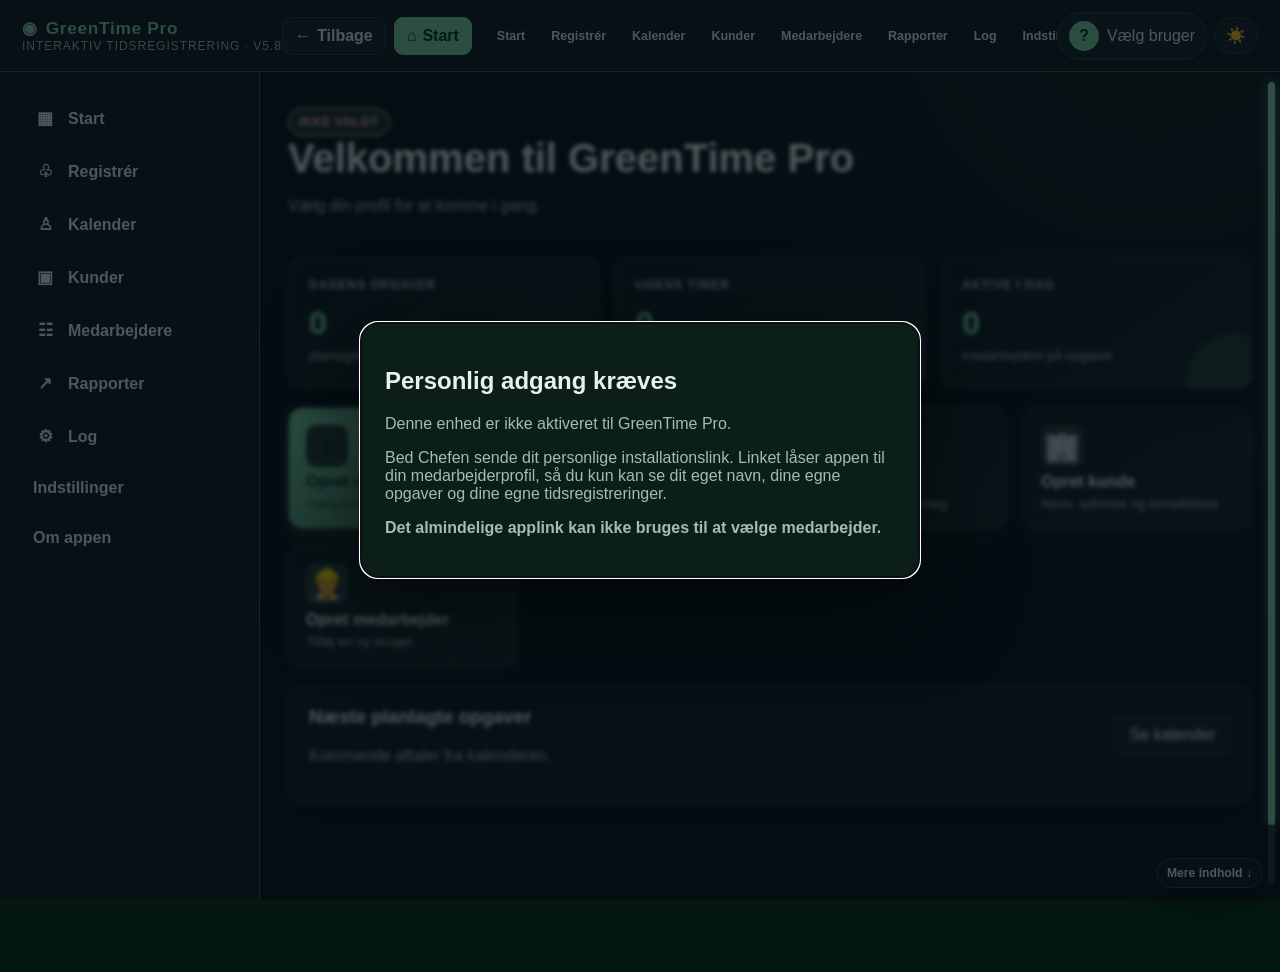
<file: index.html>
<!doctype html>
<html lang="da" data-theme="dark">
<head>
  <meta charset="utf-8">
  <meta name="viewport" content="width=device-width,initial-scale=1,viewport-fit=cover">
  <meta name="theme-color" content="#041710">
  <meta name="description" content="Rollebaseret tidsregistrering og planlægning">
  <title>GreenTime Pro</title>
  <link rel="manifest" href="manifest.webmanifest">
  <link rel="icon" href="assets/favicon.ico" sizes="any">
  <link rel="apple-touch-icon" href="assets/apple-touch-icon.png">
  <script>document.documentElement.dataset.theme=localStorage.getItem('gtp_theme')||'dark'</script>
  <link rel="stylesheet" href="css/theme.css"><link rel="stylesheet" href="css/layout.css"><link rel="stylesheet" href="css/components.css">
  <link rel="stylesheet" href="css/home.css?v=4.5"><link rel="stylesheet" href="css/calendar-enhancements.css?v=4.0"><link rel="stylesheet" href="css/scroll-indicator.css?v=4.0">
  <link rel="stylesheet" href="css/responsive.css?v=4.0"><link rel="stylesheet" href="css/navigation-controls.css?v=4.0"><link rel="stylesheet" href="css/stitch-ux.css?v=4.0">
  <link rel="stylesheet" href="css/top-navigation.css?v=4.0"><link rel="stylesheet" href="css/roles.css?v=4.6">
</head>
<body>
<header class="topbar">
  <button id="menuToggle" class="menu-toggle" aria-label="Åbn menu">☰</button>
  <div class="brand"><strong>GreenTime Pro</strong><small>Interaktiv tidsregistrering · v5.8</small></div>
  <div class="nav-zone">
    <div class="nav-controls"><button id="navBack" class="nav-control" type="button">← <span class="nav-label">Tilbage</span></button><button id="navOverview" class="nav-control overview-control" type="button">⌂ <span class="nav-label">Start</span></button></div>
    <nav class="top-menu">
      <button class="top-menu-item" data-top-page="dashboardPage">Start</button><button class="top-menu-item" data-top-page="workPage">Registrér</button><button class="top-menu-item" data-top-page="calendarPage">Kalender</button>
      <button class="top-menu-item" data-top-page="customersPage" data-role-only="manager">Kunder</button><button class="top-menu-item" data-top-page="employeesPage" data-role-only="manager">Medarbejdere</button>
      <button class="top-menu-item" data-top-page="reportsPage" data-role-only="manager">Rapporter</button><button class="top-menu-item" data-top-page="logsPage" data-role-only="manager">Log</button>
      <button class="top-menu-item" data-top-page="settingsPage" data-role-only="manager">Indstillinger</button><button class="top-menu-item" data-top-page="aboutPage">Om</button>
    </nav>
    <h1 id="pageTitle">Start</h1>
  </div>
  <div class="top-actions"><button id="profileButton" class="profile-button" type="button"><span id="profileInitials">?</span><span id="profileName">Vælg bruger</span></button><button id="themeToggle" aria-label="Skift tema">☀️</button></div>
</header>
<aside id="sidebar" class="sidebar"><nav>
  <button class="menu-item" data-page="dashboardPage">Start</button><button class="menu-item" data-page="workPage">Registrér</button><button class="menu-item" data-page="calendarPage">Kalender</button>
  <button class="menu-item" data-page="customersPage" data-role-only="manager">Kunder</button><button class="menu-item" data-page="employeesPage" data-role-only="manager">Medarbejdere</button>
  <button class="menu-item" data-page="reportsPage" data-role-only="manager">Rapporter</button><button class="menu-item" data-page="logsPage" data-role-only="manager">Log</button>
  <button class="menu-item" data-page="settingsPage" data-role-only="manager">Indstillinger</button><button class="menu-item" data-page="aboutPage">Om appen</button>
</nav></aside>
<main>
  <section id="dashboardPage" class="page active">
    <div class="home-intro"><span id="roleBadge" class="role-badge">Ikke valgt</span><h2 id="welcomeTitle">Velkommen til GreenTime Pro</h2><p id="welcomeText">Vælg din profil for at komme i gang.</p></div>
    <div class="stitch-kpis">
      <article class="kpi-card"><span class="kpi-label">Dagens opgaver</span><strong id="todayBookingCount" class="kpi-value">0</strong><span class="kpi-note">planlagte kundebesøg</span></article>
      <article class="kpi-card"><span class="kpi-label">Ugens timer</span><strong id="weekHours" class="kpi-value">0</strong><span class="kpi-note" id="weekHoursNote">registrerede timer</span></article>
      <article class="kpi-card"><span class="kpi-label">Aktive i dag</span><strong id="activeEmployeeCount" class="kpi-value">0</strong><span class="kpi-note">medarbejdere på opgaver</span></article>
    </div>
    <div class="quick-actions">
      <button class="quick-action primary" data-go-page="calendarPage" data-role-only="manager" data-open-booking><span class="quick-action-icon">＋</span><strong>Opret opgave</strong><small>Vælg kunde, medarbejdere og S</small></button>
      <button class="quick-action primary" data-go-page="workPage"><span class="quick-action-icon">⏱️</span><strong>Registrér arbejde</strong><small>Start timer eller indtast tiden</small></button>
      <button class="quick-action" data-go-page="calendarPage"><span class="quick-action-icon">📅</span><strong>Mine opgaver</strong><small>Se planlagte kundebesøg</small></button>
      <button class="quick-action" data-go-page="customersPage" data-role-only="manager" data-open-customer><span class="quick-action-icon">🏢</span><strong>Opret kunde</strong><small>Navn, adresse og kontaktdata</small></button>
      <button class="quick-action" data-go-page="employeesPage" data-role-only="manager" data-open-employee><span class="quick-action-icon">👷</span><strong>Opret medarbejder</strong><small>Tilføj en ny bruger</small></button>
    </div>
    <article class="card"><div class="page-head"><div><h3>Næste planlagte opgaver</h3><p>Kommende aftaler fra kalenderen.</p></div><button id="showCalendarBtn">Se kalender</button></div><div id="upcomingBookings" class="upcoming-list"></div></article>
  </section>

  <section id="workPage" class="page">
    <div class="page-head"><div><h2>Registrér udført arbejde</h2><p>Kunde og adresse følges automatisk ad.</p></div><span id="syncState" class="sync-state">Gemt på enheden</span></div>
    <article class="card customer-picker-card">
      <div class="form-grid"><label>Kundens navn<select id="workCustomer" data-linked-customer required></select></label><label>Arbejdsadresse<select id="workAddress" data-linked-address required></select></label></div>
      <div id="customerPreview" class="customer-preview" aria-live="polite">Vælg kunde eller adresse.</div>
    </article>
    <div class="grid two">
      <article class="card timer-card">
        <h3>Timer – start og stop</h3><label>Hvem arbejder?<select id="timerEmployee"></select></label><label>Arbejdstype<select id="timerWorkType" data-work-type></select></label>
        <label>Beskrivelse<textarea id="timerNote" rows="3" placeholder="Hvad bliver der arbejdet med?"></textarea></label><div id="timerDisplay" class="timer">00:00:00</div><p id="timerState" class="status">Ingen aktiv tidsregistrering</p>
        <div class="actions"><button id="timerStart" class="primary">Start</button><button id="timerStop" class="danger">Stop</button></div>
      </article>
      <article class="card"><h3>Manuel registrering</h3>
        <form id="manualEntryForm" class="form-grid">
          <label>Dato<input required type="date" name="date"></label><label>Medarbejder<select required name="employeeId" id="manualEmployee"></select></label>
          <label>Starttid<select required name="start" data-time-select></select></label><label>Sluttid<select required name="end" data-time-select></select></label>
          <label>Pause i minutter<input name="breakMinutes" type="number" min="0" max="480" value="0" inputmode="numeric"></label><label>Arbejdstype<select name="workType" data-work-type></select></label>
          <label>Færdig<select name="completion"><option value="0">0 %</option><option value="25">25 %</option><option value="50">50 %</option><option value="75">75 %</option><option value="90">90 %</option><option value="100">100 %</option></select></label>
          <label>Status<select name="status"><option>I gang</option><option>Afventer</option><option>Færdig</option><option>Kræver opfølgning</option></select></label>
          <label class="wide">Udført arbejde<textarea required name="note" rows="3" placeholder="Beskriv arbejdet kort og præcist"></textarea></label>
          <label class="wide check-line"><input type="checkbox" name="followUp" value="yes"><span>Chefen skal følge op på opgaven</span></label>
          <label class="wide">Bemærkning til opfølgning<input name="followUpNote" placeholder="Fx materialer eller nyt besøg"></label><button class="primary wide">Gem registrering</button>
        </form>
      </article>
    </div>
    <article class="card table-wrap"><h3 id="recentEntriesTitle">Mine seneste registreringer</h3><table id="entryTable"><thead><tr><th>Dato</th><th>Tid</th><th>Kunde</th><th>Medarbejder</th><th>Status</th><th>Færdig</th><th>Beskrivelse</th><th></th></tr></thead><tbody></tbody></table></article>
  </section>

  <section id="customersPage" class="page" data-role-page="manager"><div class="page-head"><div><h2>Kunder</h2><p>Kontaktoplysninger, arbejdssted og standardopgaver.</p></div><button id="addCustomerBtn" class="primary">+ Tilføj kunde</button></div><article class="card table-wrap"><table id="customerTable"><thead><tr><th>Navn og noter</th><th>Telefon</th><th>E-mail</th><th>Adresse</th><th>Status</th><th></th></tr></thead><tbody></tbody></table></article></section>
  <section id="employeesPage" class="page" data-role-page="manager"><div class="page-head"><div><h2>Medarbejdere</h2><p>Opret medarbejdere og vælg adgangsniveau.</p></div><button id="addEmployeeBtn" class="primary">+ Tilføj medarbejder</button></div><article class="card table-wrap"><table id="employeeTable"><thead><tr><th>Navn</th><th>E-mail</th><th>Telefon</th><th>Rolle</th><th></th></tr></thead><tbody></tbody></table></article></section>

  <section id="calendarPage" class="page"><div class="page-head"><div><h2 id="calendarTitle">Plan & kalender</h2><p id="calendarIntro">Planlæg hvem der skal arbejde hos hvilke kunder.</p></div></div><div class="calendar-layout">
    <article class="card"><div class="calendar-head"><button id="prevMonth">‹</button><h3 id="monthLabel"></h3><button id="nextMonth">›</button></div><div class="calendar-legend"><span><i class="legend-dot low"></i>1–3 aftaler</span><span><i class="legend-dot high"></i>4 eller flere</span></div><div id="calendarGrid" class="calendar"></div></article>
    <article class="card" id="bookingEditor" data-role-only="manager"><h3>Opret opgave</h3><form id="bookingForm"><label>Dato<input id="bookingDate" required type="date" name="date"></label><div class="form-grid"><label>Starttid<select required name="start" data-time-select></select></label><label>Varighed<select name="duration"><option value="0.5">0,5 time</option><option value="1">1 time</option><option value="2">2 timer</option><option value="3">3 timer</option><option value="4">4 timer</option><option value="8">8 timer</option></select></label></div><div class="booking-customer-row"><label>Kunde<select id="bookingCustomer" required name="customerId" data-customer-select></select></label><button type="button" id="bookingNewCustomer">+ Ny kunde</button></div><fieldset><legend>Medarbejdere</legend><div id="bookingEmployees" class="chips"></div></fieldset><label>Opgave og noter<textarea name="note" rows="3"></textarea></label><div class="actions booking-actions"><button type="button" id="bookingSpecial" class="s-toggle compact" aria-pressed="false">S</button><button class="primary">Gem opgave</button></div></form></article>
    <article class="card day-panel"><h3 id="selectedDate"></h3><div id="dayBookings"></div></article>
  </div></section>

  <section id="logsPage" class="page" data-role-page="manager"><div class="page-head"><div><h2>Log</h2><p>De seneste handlinger i appen.</p></div></div><article class="card"><ul id="auditList" class="audit"></ul></article></section>
  <section id="reportsPage" class="page" data-role-page="manager"><div class="page-head"><div><h2>Rapporter</h2><p>Filtrer timer og eksportér et Excel-kompatibelt resultat.</p></div></div><article class="card filters"><label>Fra<input id="reportFrom" type="date"></label><label>Til<input id="reportTo" type="date"></label><label>Kunde<select id="reportCustomer" data-customer-select></select></label><label>Medarbejder<select id="reportEmployee"></select></label><button id="runReport" class="primary">Vis rapport</button><button id="exportCsv">Eksportér CSV</button></article><article class="card table-wrap"><table id="reportTable"><thead><tr><th>Dato</th><th>Kunde</th><th>Medarbejdere</th><th>Status</th><th>Færdig</th><th>Timer</th></tr></thead><tbody></tbody></table><strong id="reportTotal">I alt: 0 timer</strong></article></section>
  <section id="settingsPage" class="page" data-role-page="manager"><div class="page-head"><div><h2>Indstillinger</h2><p>Datasynkronisering, installation og sikkerhedskopi.</p></div></div><div class="grid two">
    <article class="card"><h3>Google Regneark</h3><p id="providerDescription">Appen bruger lokale demodata, indtil regnearket tilkobles.</p><label>Apps Script-webadresse<input id="sheetEndpoint" type="url" placeholder="https://script.google.com/macros/s/.../exec"></label><div class="actions"><button id="saveEndpoint" class="primary">Gem forbindelse</button><button id="testEndpoint">Test forbindelse</button></div><small>Det normaliserede regneark oprettes med separate faner og stabile id'er.</small></article>
    <article class="card"><h3>Chefadgang</h3><p id="bioStatus">Bioadgang er ikke aktiveret.</p><div class="actions"><button id="bioSetup" class="primary">Aktivér bioadgang</button><button id="bioTest">Test</button><button id="bioRemove">Fjern</button></div><small>Telefonen vælger selv fingeraftryk, ansigt eller enheds-PIN.</small></article>
    <article class="card"><h3>Installér appen</h3><p>Brug GreenTime Pro som app på mobil, tablet eller computer.</p><a class="primary install-link" href="install/">Åbn installationsvejledning</a></article>
    <article class="card"><h3>Sikkerhedskopi</h3><p>Gem kunder, medarbejdere, timer og bookinger i én fil.</p><button id="backupBtn" class="primary">Hent sikkerhedskopi</button></article>
    <article class="card"><h3>Gendan</h3><p>Gendannelse erstatter alle nuværende data.</p><label class="file-btn">Vælg sikkerhedskopi<input id="restoreFile" type="file" accept="application/json"></label></article>
  </div></section>
  <section id="aboutPage" class="page"><div class="page-head"><div><h2>Om appen</h2><p>GreenTime Pro version 5.8</p></div></div><article class="card"><h3>En app til både chef og medarbejder</h3><p>Appen tilpasser funktioner og startside efter den personligt godkendte profil og synkroniserer gennem den sikrede Google Apps Script-forbindelse.</p><ul><li>Kunde og adresse kobles automatisk sammen.</li><li>Medarbejdere registrerer tid, status og færdiggørelsesgrad.</li><li>Chefen administrerer kunder, medarbejdere, planlægning og rapporter.</li><li>Begge roller kan registrere udført arbejde.</li></ul></article></section>
</main>

<dialog id="profileDialog" class="profile-dialog"><form id="profileForm"><h2>Hvem bruger appen?</h2><p>Valget gemmes på denne telefon og kan altid ændres igen.</p><label>App-type<select id="profileMode" name="mode"><option value="employee">Medarbejder</option><option value="manager">Chef</option></select></label><label>Vælg navn<select id="profileEmployee" name="employeeId" required></select></label><div id="profileHint" class="customer-preview"></div><div class="actions"><button type="button" id="profileCancel">Annuller</button><button class="primary">Fortsæt</button></div></form></dialog>
<dialog id="managerLockDialog" class="profile-dialog"><h2>Chefadgang</h2><p>Bekræft med telefonens sikkerhed.</p><div class="actions"><button id="managerUnlock" class="primary">Lås op</button><button id="managerUseEmployee">Skift profil</button></div></dialog>
<dialog id="customerDialog"><form id="customerForm"><h2>Kunde</h2><input type="hidden" name="id"><label>Navn<input required name="name"></label><label>Telefon<input name="phone" inputmode="tel"></label><label>E-mail<input type="email" name="email"></label><label>Adresse<input required name="address"></label><label>Kundenummer<input name="customerNumber"></label><label>Standardopgave<select name="defaultWorkType" data-work-type></select></label><label>Noter og arbejdsbeskrivelse<textarea name="notes" rows="4"></textarea></label><div class="actions"><button type="button" id="customerCancel">Annuller</button><button type="button" id="customerSpecial" class="s-toggle compact" aria-label="S" aria-pressed="false">S</button><button class="primary">Gem</button></div></form></dialog>
<dialog id="employeeDialog"><form id="employeeForm"><h2>Medarbejder</h2><input type="hidden" name="id"><label>Navn<input required name="name"></label><label>E-mail<input type="email" name="email"></label><label>Telefon<input name="phone" inputmode="tel"></label><label>Rolle<select name="role"><option>Medarbejder</option><option>Chef</option></select></label><div class="actions"><button type="button" id="employeeCancel">Annuller</button><button class="primary">Gem</button></div></form></dialog>
<div id="toast" class="toast" role="status" aria-live="polite"></div><div id="scrollRail" class="scroll-rail" aria-hidden="true"><div id="scrollThumb" class="scroll-thumb"></div></div><div id="scrollMore" class="scroll-more" aria-hidden="true">Mere indhold ↓</div>
<script src="js/storage.js?v=5.8.1"></script><script src="js/data-provider.js?v=5.8.1"></script><script src="js/biometric.js?v=5.8.1"></script><script src="js/access.js?v=5.8.1"></script><script src="js/dashboard.js?v=5.8.1"></script><script src="js/i18n.js?v=5.8.1"></script><script src="js/navigation.js?v=5.8.1"></script><script src="js/customers.js?v=5.8.1"></script><script src="js/employees.js?v=5.8.1"></script><script src="js/time-selects.js?v=5.8.1"></script><script src="js/timer.js?v=5.8.1"></script><script src="js/calendar.js?v=5.8.1"></script><script src="js/reports.js?v=5.8.1"></script><script src="js/settings.js?v=5.8.1"></script><script src="js/scroll-indicator.js?v=5.8.1"></script><script src="js/app.js?v=5.8.1"></script><script>if('serviceWorker' in navigator)navigator.serviceWorker.register('service-worker.js?v=5.8.1',{updateViaCache:'none'}).then(registration=>registration.update());</script>
</body>
</html>
</file>
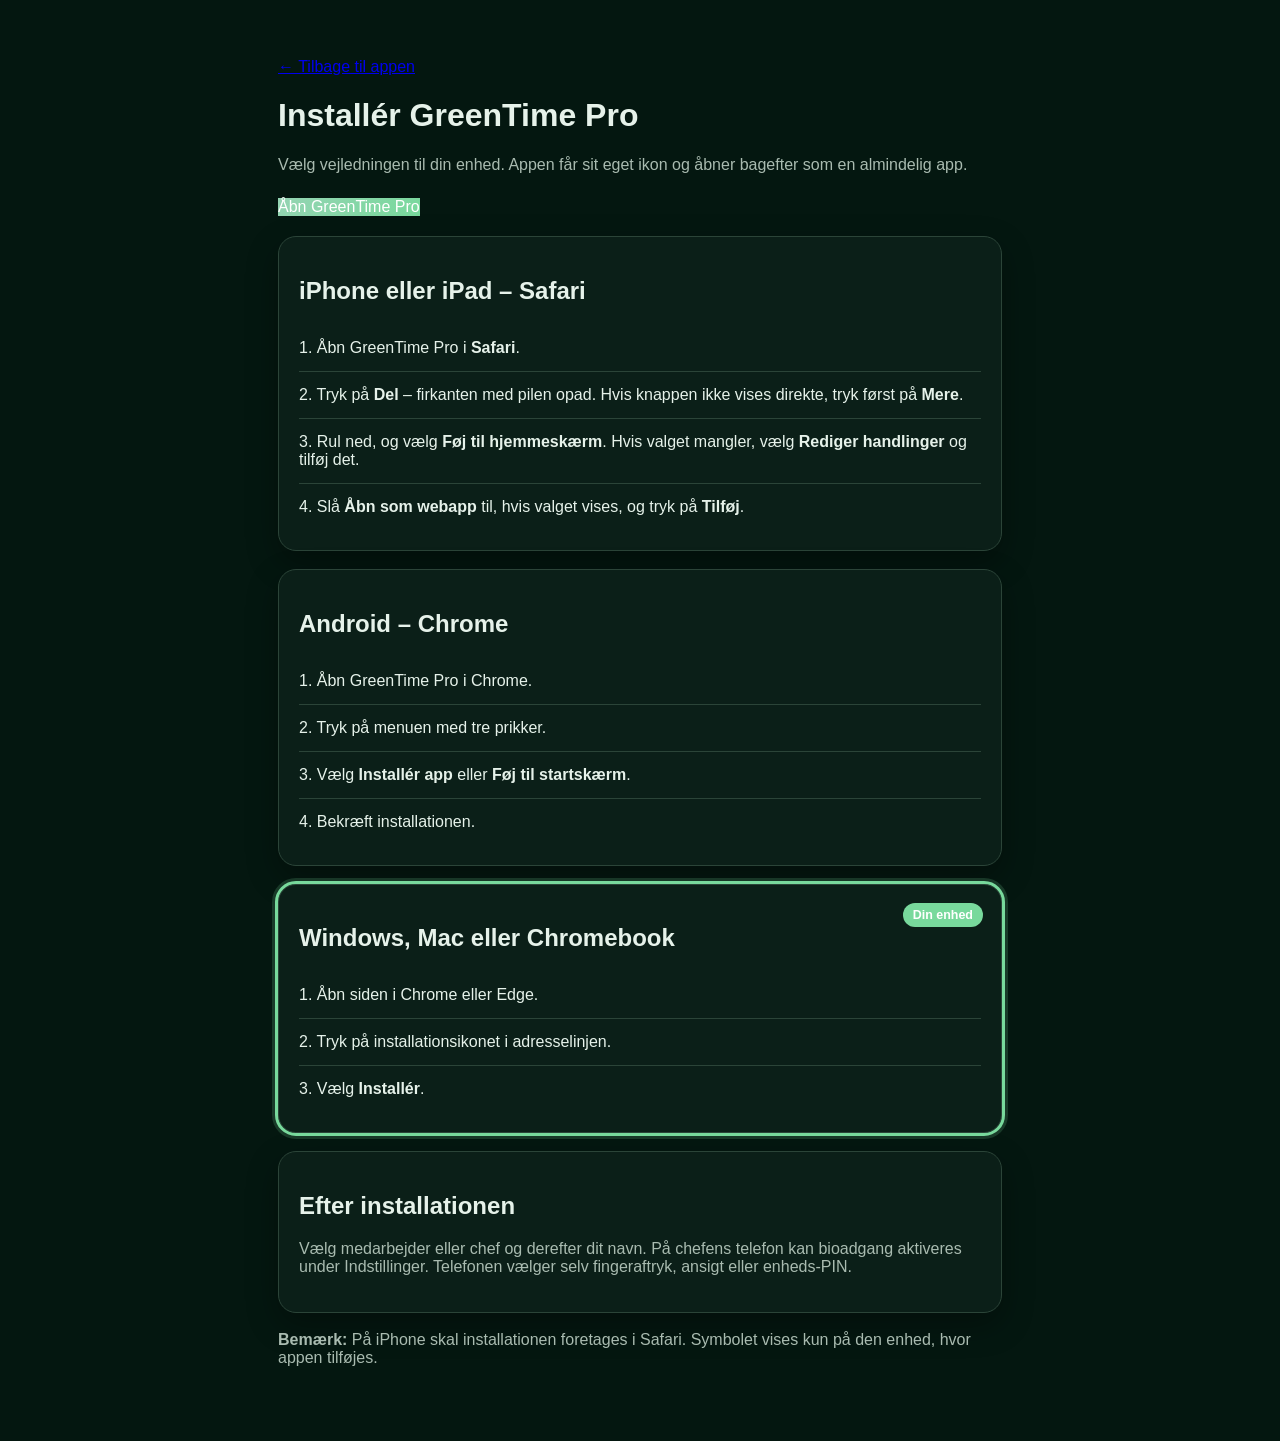
<file: install/index.html>
<!doctype html>
<html lang="da" data-theme="dark">
<head>
  <meta charset="utf-8">
  <meta name="viewport" content="width=device-width,initial-scale=1">
  <title>Installér GreenTime Pro</title>
  <script>document.documentElement.dataset.theme=localStorage.getItem('gtp_theme')||'dark'</script>
  <link rel="stylesheet" href="../css/theme.css">
  <link rel="stylesheet" href="../css/components.css">
  <style>
    main{max-width:760px;margin:40px auto;padding:18px}
    .install-step{padding:14px 0;border-bottom:1px solid var(--border)}
    .install-step:last-child{border-bottom:0}
    .device-card{position:relative}
    .device-card.current{outline:3px solid var(--accent);box-shadow:0 0 0 6px color-mix(in srgb,var(--accent) 18%,transparent)}
    .device-badge{display:none;position:absolute;right:18px;top:18px;padding:5px 10px;border-radius:999px;background:var(--accent);color:#fff;font-size:.78rem;font-weight:800}
    .device-card.current .device-badge{display:block}
    .install-link{display:inline-block;margin:8px 0 20px;text-decoration:none}
    #installBtn[hidden]{display:none}
    @media(max-width:560px){main{margin:16px auto;padding:14px}.device-badge{position:static;float:right;margin:-3px 0 8px 8px}}
  </style>
</head>
<body>
  <main>
    <a href="../">← Tilbage til appen</a>
    <h1>Installér GreenTime Pro</h1>
    <p>Vælg vejledningen til din enhed. Appen får sit eget ikon og åbner bagefter som en almindelig app.</p>
    <a class="primary install-link" href="../">Åbn GreenTime Pro</a>
    <button id="installBtn" class="primary" hidden>Installér nu</button>

    <article id="iphoneGuide" class="card device-card">
      <span class="device-badge">Din enhed</span>
      <h2>iPhone eller iPad – Safari</h2>
      <div class="install-step">1. Åbn GreenTime Pro i <strong>Safari</strong>.</div>
      <div class="install-step">2. Tryk på <strong>Del</strong> – firkanten med pilen opad. Hvis knappen ikke vises direkte, tryk først på <strong>Mere</strong>.</div>
      <div class="install-step">3. Rul ned, og vælg <strong>Føj til hjemmeskærm</strong>. Hvis valget mangler, vælg <strong>Rediger handlinger</strong> og tilføj det.</div>
      <div class="install-step">4. Slå <strong>Åbn som webapp</strong> til, hvis valget vises, og tryk på <strong>Tilføj</strong>.</div>
    </article>

    <article id="androidGuide" class="card device-card">
      <span class="device-badge">Din enhed</span>
      <h2>Android – Chrome</h2>
      <div class="install-step">1. Åbn GreenTime Pro i Chrome.</div>
      <div class="install-step">2. Tryk på menuen med tre prikker.</div>
      <div class="install-step">3. Vælg <strong>Installér app</strong> eller <strong>Føj til startskærm</strong>.</div>
      <div class="install-step">4. Bekræft installationen.</div>
    </article>

    <article id="desktopGuide" class="card device-card">
      <span class="device-badge">Din enhed</span>
      <h2>Windows, Mac eller Chromebook</h2>
      <div class="install-step">1. Åbn siden i Chrome eller Edge.</div>
      <div class="install-step">2. Tryk på installationsikonet i adresselinjen.</div>
      <div class="install-step">3. Vælg <strong>Installér</strong>.</div>
    </article>

    <article class="card">
      <h2>Efter installationen</h2>
      <p>Vælg medarbejder eller chef og derefter dit navn. På chefens telefon kan bioadgang aktiveres under Indstillinger. Telefonen vælger selv fingeraftryk, ansigt eller enheds-PIN.</p>
    </article>
    <p><strong>Bemærk:</strong> På iPhone skal installationen foretages i Safari. Symbolet vises kun på den enhed, hvor appen tilføjes.</p>
  </main>
  <script src="install.js?v=5.2"></script>
</body>
</html>
</file>
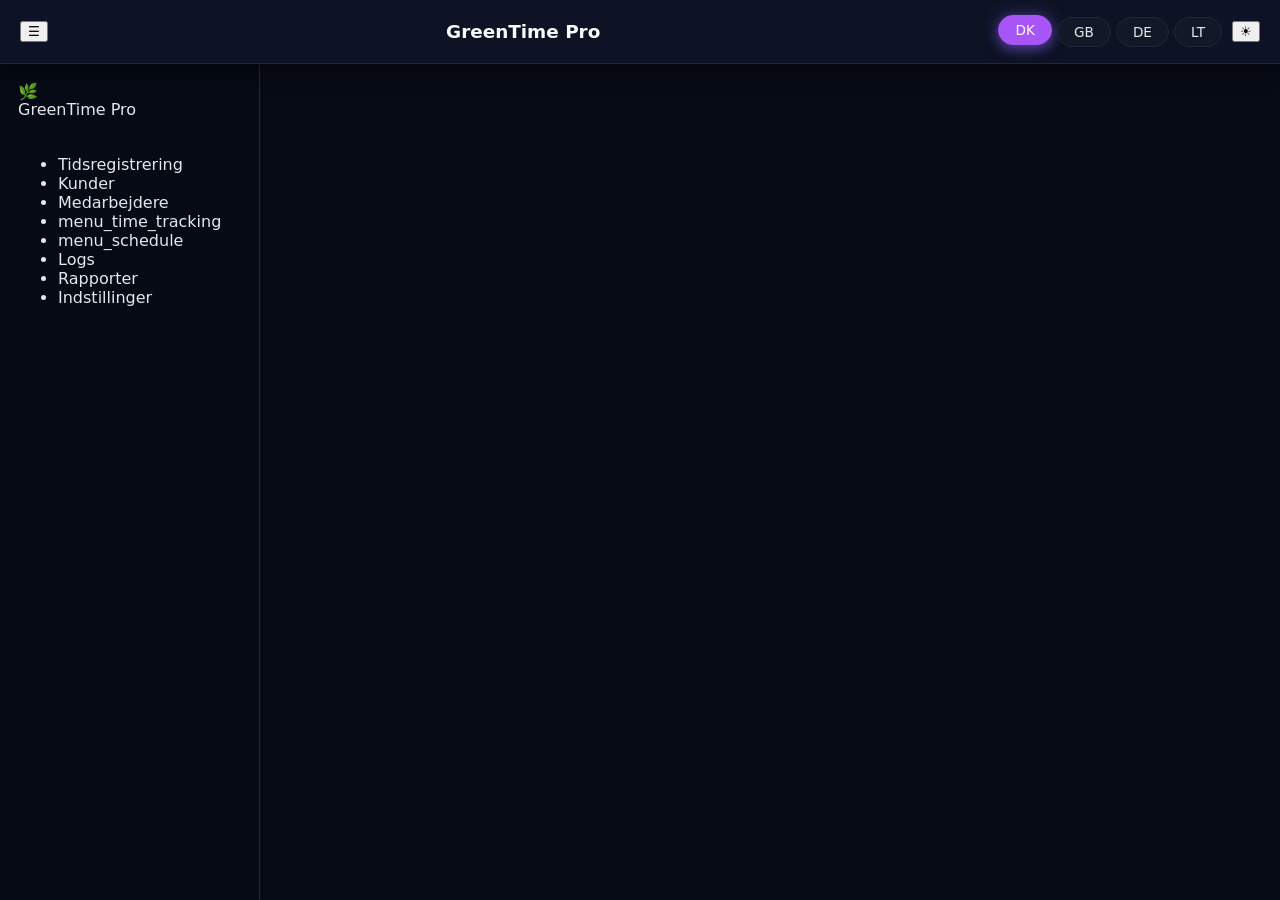
<file: index (16).html>
<!DOCTYPE html>
<html lang="da">
<head>
    <!-- AFSNIT 01 – META & STYLES -->
    <meta charset="UTF-8" />
    <title>GreenTime Pro</title>
    <meta name="viewport" content="width=device-width, initial-scale=1" />
    <link rel="stylesheet" href="style.css" />
</head>
<body>
<div class="app">

    <!-- AFSNIT 02 – SIDEBAR -->
    <aside class="sidebar">
        <div class="logo">
            <span class="logo-mark">🌿</span>
            <span class="logo-text" data-i18n="app_title">GreenTime Pro</span>
        </div>

        <nav class="nav">
            <ul>
                <li data-page="dashboardPage" class="active">
                    <span data-i18n="menu_dashboard">Tidsregistrering</span>
                </li>
                <li data-page="customersPage">
                    <span data-i18n="menu_customers">Kunder</span>
                </li>
                <li data-page="employeesPage">
                    <span data-i18n="menu_employees">Medarbejdere</span>
                </li>
                <li data-page="timeTrackingPage">
                    <span data-i18n="menu_time_tracking">Detaljeret tid</span>
                </li>
                <li data-page="schedulePage">
                    <span data-i18n="menu_schedule">Plan & kalender</span>
                </li>
                <li data-page="logsPage">
                    <span data-i18n="menu_logs">Logs</span>
                </li>
                <li data-page="reportsPage">
                    <span data-i18n="menu_reports">Rapporter</span>
                </li>
                <li data-page="settingsPage">
                    <span data-i18n="menu_settings">Indstillinger</span>
                </li>
            </ul>
        </nav>
    </aside>

    <!-- AFSNIT 03 – MAIN + TOPBAR -->
    <main class="main">

        <header class="topbar">
            <button id="menuToggle" class="icon-btn" aria-label="Menu">
                ☰
            </button>

            <div class="topbar-center">
                <h1 data-i18n="app_title">GreenTime Pro</h1>
            </div>

            <div class="topbar-right">
                <div class="lang-switcher">
                    <button class="lang-btn" data-lang="da">DK</button>
                    <button class="lang-btn" data-lang="en">GB</button>
                    <button class="lang-btn" data-lang="de">DE</button>
                    <button class="lang-btn" data-lang="lt">LT</button>
                </div>
                <button id="themeToggle" class="icon-btn" aria-label="Tema">
                    ☀️
                </button>
            </div>
        </header>

        <!-- AFSNIT 04 – FORSIDE / QUICK TID -->
        <section id="dashboardPage" class="page visible">
            <h2 data-i18n="dashboard_title">Tidsregistrering</h2>

            <div class="card quick-card">
                <div class="quick-grid">

                    <!-- VENSTRE: FELTER -->
                    <div class="quick-left">
                        <label>
                            <span data-i18n="quick_select_customer">Vælg kunde</span>
                            <select id="quickCustomerSelect"></select>
                        </label>

                        <label>
                            <span data-i18n="quick_select_employees">Vælg medarbejdere</span>
                            <div id="quickEmployeeList" class="chip-list"></div>
                        </label>

                        <div class="quick-mode">
                            <span class="small-label" data-i18n="quick_time_label">
                                Vis tid for kunden:
                            </span>
                            <label class="mode-option">
                                <input type="radio" name="quickMode" id="quickModeDay" value="day" checked />
                                <span data-i18n="quick_mode_today">I dag</span>
                            </label>
                            <label class="mode-option">
                                <input type="radio" name="quickMode" id="quickModeTotal" value="total" />
                                <span data-i18n="quick_mode_total">Samlet tid</span>
                            </label>
                        </div>

                        <p class="status" data-i18n="quick_hint">
                            Vælg kunde og medarbejdere og brug Start / Stop.
                        </p>
                    </div>

                    <!-- HØJRE: TIMER -->
                    <div class="quick-right">
                        <div id="quickTimerDisplay" class="quick-timer-display">00:00:00</div>
                        <div class="btn-row quick-buttons">
                            <button id="quickStartBtn" class="btn" data-i18n="btn_start_timer">Start</button>
                            <button id="quickStopBtn" class="btn btn-secondary" data-i18n="btn_stop_timer">Stop</button>
                        </div>
                    </div>
                </div>
            </div>
        </section>

        <!-- AFSNIT 05 – KUNDER -->
        <section id="customersPage" class="page">
            <h2 data-i18n="customers_title">Kunder</h2>

            <div class="form-grid">
                <div class="card form-card">
                    <h3 data-i18n="customers_add">Tilføj kunde</h3>

                    <label>
                        <span data-i18n="label_customer_name">Navn</span>
                        <input id="custName" type="text" />
                    </label>
                    <label>
                        <span data-i18n="label_customer_phone">Telefon</span>
                        <input id="custPhone" type="tel" />
                    </label>
                    <label>
                        <span data-i18n="label_customer_email">Email</span>
                        <input id="custEmail" type="email" />
                    </label>
                    <label>
                        <span data-i18n="label_customer_address">Adresse</span>
                        <input id="custAddress" type="text" />
                    </label>

                    <button id="saveCustomerBtn" class="btn" data-i18n="btn_save_customer">
                        Gem kunde
                    </button>
                </div>

                <div class="card table-card">
                    <h3 data-i18n="customers_list">Kundeliste</h3>
                    <table id="customerTable">
                        <thead>
                        <tr>
                            <th data-i18n="th_customer_name">Navn</th>
                            <th data-i18n="th_customer_phone">Telefon</th>
                            <th data-i18n="th_customer_email">Email</th>
                            <th data-i18n="th_customer_address">Adresse</th>
                        </tr>
                        </thead>
                        <tbody></tbody>
                    </table>
                </div>
            </div>

            <div class="card reset-card">
                <h3 data-i18n="customers_reset_title">Nulstil tid for kunde</h3>
                <label>
                    <span data-i18n="label_reset_customer">Vælg kunde</span>
                    <select id="resetCustomerSelect"></select>
                </label>
                <button id="resetCustomerTimeBtn" class="btn btn-secondary" data-i18n="btn_reset_customer_time">
                    Nulstil al tid
                </button>
                <p id="resetCustomerInfo" class="status"></p>
            </div>
        </section>

        <!-- AFSNIT 06 – MEDARBEJDERE -->
        <section id="employeesPage" class="page">
            <h2 data-i18n="employees_title">Medarbejdere</h2>

            <div class="form-grid">
                <div class="card form-card">
                    <h3 data-i18n="employees_add">Tilføj medarbejder</h3>

                    <label>
                        <span data-i18n="label_employee_name">Navn</span>
                        <input id="empName" type="text" />
                    </label>
                    <label>
                        <span data-i18n="label_employee_email">Email</span>
                        <input id="empEmail" type="email" />
                    </label>
                    <label>
                        <span data-i18n="label_employee_role">Rolle</span>
                        <select id="empRole">
                            <option value="employee" data-i18n="role_employee">Medarbejder</option>
                            <option value="admin" data-i18n="role_admin">Admin</option>
                        </select>
                    </label>

                    <button id="saveEmployeeBtn" class="btn" data-i18n="btn_save_employee">
                        Gem medarbejder
                    </button>
                </div>

                <div class="card table-card">
                    <h3 data-i18n="employees_list">Medarbejderliste</h3>
                    <table id="employeeTable">
                        <thead>
                        <tr>
                            <th data-i18n="th_employee_name">Navn</th>
                            <th data-i18n="th_employee_email">Email</th>
                            <th data-i18n="th_employee_role">Rolle</th>
                        </tr>
                        </thead>
                        <tbody></tbody>
                    </table>
                </div>
            </div>
        </section>

        <!-- AFSNIT 07 – DETALJERET TID -->
        <section id="timeTrackingPage" class="page">
            <h2 data-i18n="time_title">Tidsregistrering</h2>

            <div class="form-grid">
                <div class="card form-card">
                    <h3 data-i18n="time_start_stop">Start / stop</h3>

                    <label>
                        <span data-i18n="label_timer_customer">Kunde</span>
                        <select id="timerCustomerSelect"></select>
                    </label>

                    <label>
                        <span data-i18n="label_timer_employee">Medarbejder</span>
                        <select id="timerEmployeeSelect"></select>
                    </label>

                    <p id="timerStatus" class="status" data-i18n="timer_no_active">
                        Ingen aktiv timer
                    </p>

                    <div class="btn-row">
                        <button id="startTimerBtn" class="btn" data-i18n="btn_start_timer">Start</button>
                        <button id="stopTimerBtn" class="btn btn-secondary" data-i18n="btn_stop_timer">
                            Stop
                        </button>
                    </div>
                </div>

                <div class="card table-card">
                    <h3 data-i18n="logs_today_title">Dagens logs</h3>
                    <table id="timeLogTable">
                        <thead>
                        <tr>
                            <th data-i18n="th_log_start">Start</th>
                            <th data-i18n="th_log_end">Slut</th>
                            <th data-i18n="th_log_duration">Minutter</th>
                            <th data-i18n="th_log_customer">Kunde</th>
                            <th data-i18n="th_log_employee">Medarbejder</th>
                        </tr>
                        </thead>
                        <tbody></tbody>
                    </table>
                </div>
            </div>
        </section>

        <!-- AFSNIT 08 – PLAN & KALENDER -->
        <section id="schedulePage" class="page">
            <h2 data-i18n="schedule_title">Plan & kalender</h2>

            <div class="calendar-layout">
                <!-- Kalender -->
                <div class="card calendar-card">
                    <div class="calendar-header">
                        <button id="prevMonthBtn" class="icon-btn" aria-label="Forrige måned">‹</button>
                        <div id="calMonthLabel">Måned</div>
                        <button id="nextMonthBtn" class="icon-btn" aria-label="Næste måned">›</button>
                    </div>
                    <div class="calendar-weekdays">
                        <span data-i18n="weekday_mon">Man</span>
                        <span data-i18n="weekday_tue">Tir</span>
                        <span data-i18n="weekday_wed">Ons</span>
                        <span data-i18n="weekday_thu">Tor</span>
                        <span data-i18n="weekday_fri">Fre</span>
                        <span data-i18n="weekday_sat">Lør</span>
                        <span data-i18n="weekday_sun">Søn</span>
                    </div>
                    <div id="calendarCells" class="calendar-grid"></div>
                </div>

                <!-- Planlæg opgave -->
                <div class="card form-card">
                    <h3 data-i18n="schedule_plan_job">Planlæg opgave</h3>

                    <label>
                        <span data-i18n="label_plan_date">Dato</span>
                        <input id="planDate" type="date" />
                    </label>
                    <label>
                        <span data-i18n="label_plan_start">Starttid</span>
                        <input id="planStart" type="time" />
                    </label>
                    <label>
                        <span data-i18n="label_plan_duration">Varighed (timer, 0,5–8)</span>
                        <input id="planDuration" type="number" />
                    </label>
                    <label>
                        <span data-i18n="label_plan_customer">Kunde</span>
                        <select id="planCustomerSelect"></select>
                    </label>
                    <label>
                        <span data-i18n="label_plan_employee">Medarbejdere</span>
                        <div id="planEmployeeList" class="chip-list"></div>
                    </label>
                    <label>
                        <span data-i18n="label_plan_note">Note</span>
                        <textarea id="planNote" rows="2"></textarea>
                    </label>

                    <button id="savePlanBtn" class="btn" data-i18n="btn_save_plan">
                        Gem opgave
                    </button>
                </div>
            </div>

            <div class="card day-details">
                <h3 id="selectedDayLabel" data-i18n="schedule_selected_day">
                    Klik på en dag for at se opgaver.
                </h3>
                <ul id="dayPlanList"></ul>
            </div>
        </section>

        <!-- AFSNIT 09 – LOGS -->
        <section id="logsPage" class="page">
            <h2 data-i18n="logs_page_title">Logs</h2>
            <p data-i18n="logs_page_desc">
                Senere kan du få fuldt overblik her. Brug indtil videre fanerne for tid og rapporter.
            </p>
        </section>

        <!-- AFSNIT 10 – RAPPORTER -->
        <section id="reportsPage" class="page">
            <h2 data-i18n="reports_title">Rapporter</h2>

            <div class="form-grid">
                <div class="card form-card">
                    <h3 data-i18n="reports_filter_title">Filtre</h3>

                    <label>
                        <span data-i18n="label_report_date_from">Fra dato</span>
                        <input id="reportDateFrom" type="date" />
                    </label>
                    <label>
                        <span data-i18n="label_report_date_to">Til dato</span>
                        <input id="reportDateTo" type="date" />
                    </label>
                    <label>
                        <span data-i18n="label_report_customer">Kunde</span>
                        <select id="reportCustomerSelect"></select>
                    </label>
                    <label>
                        <span data-i18n="label_report_employee">Medarbejder</span>
                        <select id="reportEmployeeSelect"></select>
                    </label>

                    <button id="runReportBtn" class="btn" data-i18n="btn_run_report">
                        Kør rapport
                    </button>

                    <p id="reportSummary" class="status"></p>
                </div>

                <div class="card table-card">
                    <h3 data-i18n="reports_result_title">Resultat</h3>
                    <table id="reportTable">
                        <thead>
                        <tr>
                            <th data-i18n="th_report_date">Dato</th>
                            <th data-i18n="th_report_start">Start</th>
                            <th data-i18n="th_report_end">Slut</th>
                            <th data-i18n="th_report_duration">Minutter</th>
                            <th data-i18n="th_report_customer">Kunde</th>
                            <th data-i18n="th_report_employee">Medarbejder</th>
                        </tr>
                        </thead>
                        <tbody></tbody>
                    </table>
                </div>
            </div>
        </section>

        <!-- AFSNIT 11 – INDSTILLINGER -->
        <section id="settingsPage" class="page">
            <h2 data-i18n="settings_title">Indstillinger</h2>

            <div class="form-grid">
                <div class="card">
                    <h3 data-i18n="settings_language_title">Sprog</h3>
                    <p>
                        <span data-i18n="settings_language_title">Sprog</span>:
                        DK / GB / DE / LT via knapperne i toppen.
                    </p>
                </div>

                <div class="card">
                    <h3 data-i18n="settings_theme_title">Tema</h3>
                    <p>
                        <span data-i18n="settings_theme_title">Tema</span>:
                        Lys / mørk via sol-knappen i toppen.
                    </p>
                </div>
            </div>
        </section>

    </main>
</div>

<!-- AFSNIT 12 – SCRIPT -->
<script src="app.js"></script>
</body>
</html>
</file>
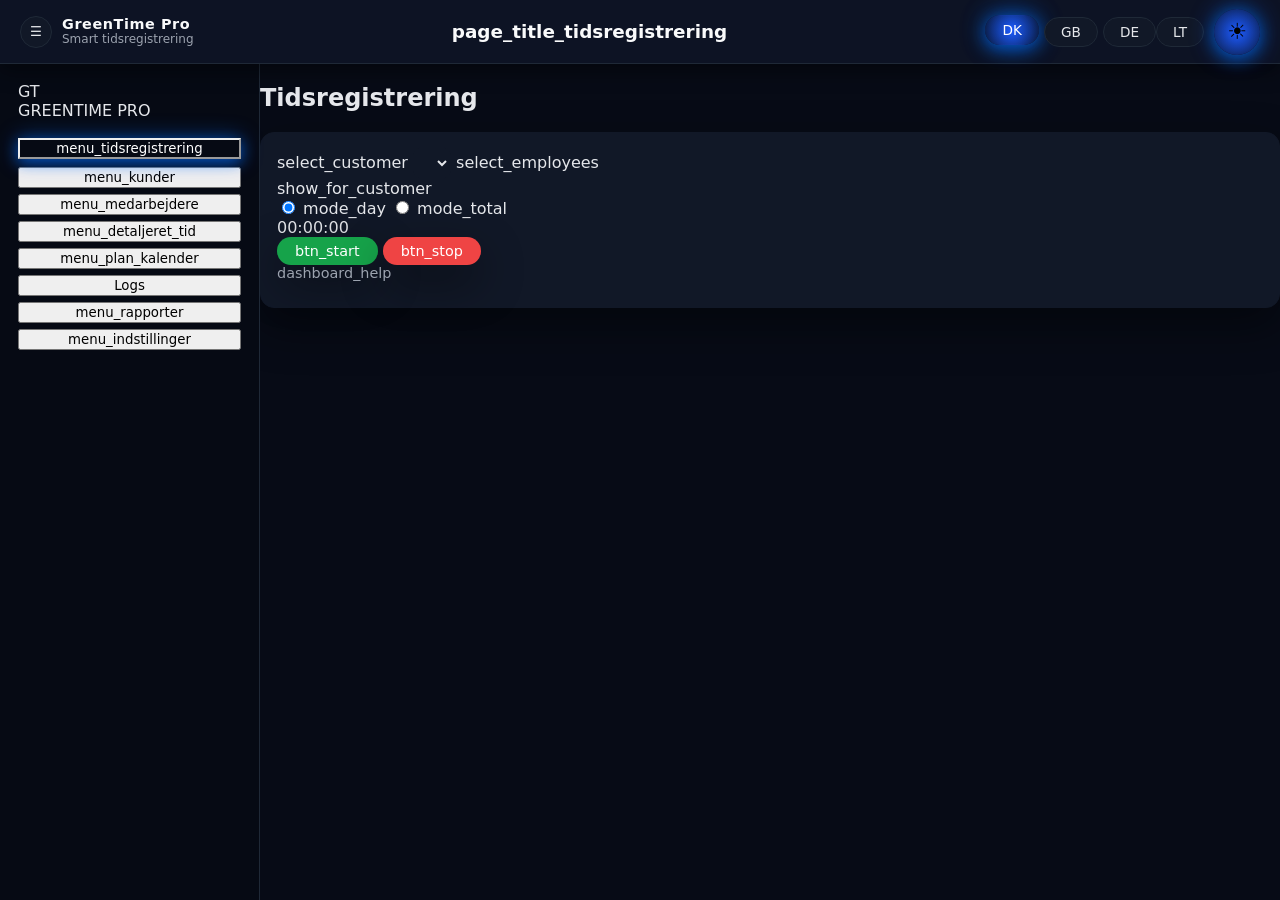
<file: index (35).html>
<!DOCTYPE html>
<html lang="da">
<head>
    <!-- ======================================================
         AFSNIT 01 – META & CSS
    ======================================================= -->
<meta charset="UTF-8" />
<meta name="viewport" content="width=device-width, initial-scale=1.0" />
<title>GreenTime Pro</title>

<script src="theme-init.js"></script>
<link rel="stylesheet" href="style.css">

</head>
<body>

    <!-- ======================================================
         AFSNIT 02 – APP WRAPPER
    ======================================================= -->
    <div class="app">


   <!-- ======================================================
     AFSNIT 03 – TOPBAR
====================================================== -->
<header class="topbar">

    <!-- Venstre side: Logo + mobil-menu -->
    <div class="topbar-left">

        <!-- Burger-menu (kun mobil) -->
        <button class="menu-toggle" id="menuToggle" aria-label="Åbn/luk menu">
            ☰
        </button>

        <!-- Logo / tekst -->
        <div class="logo-text">
            <span class="logo-main">GreenTime Pro</span>
            <span class="logo-sub">Smart tidsregistrering</span>
        </div>
    </div>


    <!-- Midten: Sidetitel -->
    <div class="topbar-center">
        <h1 id="pageTitle" data-i18n="page_title_tidsregistrering">
            Tidsregistrering
        </h1>
    </div>


    <!-- Højre side: Sprog + Tema-knap -->
    <div class="topbar-right">

        <!-- Sprogknapper -->
        <div class="lang-switch">
            <button class="lang-btn" data-lang="da">DK</button>
            <button class="lang-btn" data-lang="en">GB</button>
            <button class="lang-btn" data-lang="de">DE</button">
            <button class="lang-btn" data-lang="lt">LT</button>
        </div>

        <!-- Tema-knap -->
        <button id="themeToggle"
                class="theme-toggle"
                aria-label="Skift mellem lyst og mørkt tema">
            ☀️
        </button>
    </div>

</header>



        <!-- ======================================================
             AFSNIT 04 – BODY LAYOUT (SIDEBAR + CONTENT)
        ======================================================= -->
        <div class="app-body">

           <!-- ======================================================
     AFSNIT 04 – NAVIGATION & SIDEBAR
====================================================== -->
<aside id="sidebar" class="sidebar">
    <div class="sidebar-header">
        <span class="sidebar-logo">GT</span>
        <span class="sidebar-subtitle">GREENTIME PRO</span>
    </div>

    <nav class="sidebar-menu">
        <button class="menu-item" data-page="dashboardPage" data-i18n="menu_tidsregistrering">Tidsregistrering</button>
        <button class="menu-item" data-page="customersPage" data-i18n="menu_kunder">Kunder</button>
        <button class="menu-item" data-page="employeesPage" data-i18n="menu_medarbejdere">Medarbejdere</button>
        <button class="menu-item" data-page="timeTrackingPage" data-i18n="menu_detaljeret_tid">Detaljeret tid</button>
        <button class="menu-item" data-page="schedulePage" data-i18n="menu_plan_kalender">Plan & kalender</button>
        <button class="menu-item" data-page="logsPage" data-i18n="menu_logs">Logs</button>
        <button class="menu-item" data-page="reportsPage" data-i18n="menu_rapporter">Rapporter</button>
        <button class="menu-item" data-page="settingsPage" data-i18n="menu_indstillinger">Indstillinger</button>
    </nav>
</aside>


            <!-- ========== HOVEDINDHOLD ========== -->
            <main id="contentArea" class="content">

                <!-- ======================================================
                     SIDE 01 – DASHBOARD / HURTIG TIDSREGISTRERING
                ======================================================= -->
                <section id="dashboardPage" class="page visible">
                    <h1 data-i18n="menu_dashboard">Tidsregistrering</h1>

                    <div class="card card-large">

                        <!-- KUNDEVALG -->
                        <label for="quickCustomerSelect" data-i18n="select_customer">Vælg kunde</label>
                        <select id="quickCustomerSelect" class="input"></select>

                        <!-- MEDARBEJDER-VALG (CHIPS) -->
                        <label data-i18n="select_employees">Vælg medarbejdere</label>
                        <div id="quickEmployeeList" class="chip-container"></div>

                        <!-- TIDSTYPE -->
                        <label data-i18n="show_for_customer">Vis tid for kunden:</label>
                        <div class="radio-row">
                            <label>
                                <input type="radio" name="quickMode" id="quickModeDay" checked />
                                <span data-i18n="mode_day">I dag</span>
                            </label>
                            <label>
                                <input type="radio" name="quickMode" id="quickModeTotal" />
                                <span data-i18n="mode_total">Samlet tid</span>
                            </label>
                        </div>

                        <!-- TIMER DISPLAY -->
                        <div id="quickTimerDisplay" class="timer-display">00:00:00</div>

                        <!-- START / STOP KNAPPER -->
                        <div class="btn-row">
                            <button id="quickStartBtn" class="btn btn-green" data-i18n="btn_start">Start</button>
                            <button id="quickStopBtn" class="btn btn-red" data-i18n="btn_stop">Stop</button>
                        </div>

                        <p class="help-text" data-i18n="dashboard_help">
                            Vælg kunde og medarbejdere og brug Start / Stop for at registrere tid.
                        </p>
                    </div>
                </section>

                <!-- ======================================================
                     SIDE 02 – KUNDER
                ======================================================= -->
                <section id="customersPage" class="page">
                    <h1 data-i18n="customers_title">Kunder</h1>

                    <div class="card form-card">
                        <h2 data-i18n="customers_add_title">Tilføj ny kunde</h2>

                        <label for="custName" data-i18n="customer_name">Kundenavn</label>
                        <input id="custName" class="input" placeholder="Skriv kundenavn..." />

                        <label for="custPhone" data-i18n="customer_phone">Telefon</label>
                        <input id="custPhone" class="input" placeholder="12345678" />

                        <label for="custEmail" data-i18n="customer_email">Email</label>
                        <input id="custEmail" class="input" placeholder="mail@kunde.dk" />

                        <label for="custAddress" data-i18n="customer_address">Adresse</label>
                        <input id="custAddress" class="input" placeholder="Adresse..." />

                        <button id="saveCustomerBtn" class="btn btn-green" data-i18n="customer_add_btn">
                            Tilføj kunde
                        </button>
                    </div>

                    <div class="card list-card">
                        <h2 data-i18n="customer_list_title">Kundeliste</h2>
                        <table id="customerTable">
                            <thead>
                                <tr>
                                    <th data-i18n="customer_name">Navn</th>
                                    <th data-i18n="customer_phone">Telefon</th>
                                    <th data-i18n="customer_email">Email</th>
                                    <th data-i18n="customer_address">Adresse</th>
                                </tr>
                            </thead>
                            <tbody></tbody>
                        </table>
                    </div>

                    <div class="card">
                        <h2 data-i18n="customer_reset_title">Nulstil tid for kunde</h2>

                        <label for="resetCustomerSelect" data-i18n="reset_customer_label">Vælg kunde</label>
                        <select id="resetCustomerSelect" class="input"></select>

                        <button id="resetCustomerTimeBtn" class="btn btn-red" data-i18n="reset_customer_btn">
                            Nulstil al tid for kunde
                        </button>

                        <p id="resetCustomerInfo" class="help-text"></p>
                    </div>
                </section>

                <!-- ======================================================
                     SIDE 03 – MEDARBEJDERE
                ======================================================= -->
                <section id="employeesPage" class="page">
                    <h1 data-i18n="employees_title">Medarbejdere</h1>

                    <div class="card form-card">
                        <h2 data-i18n="employees_add_title">Tilføj medarbejder</h2>

                        <label for="empName" data-i18n="employee_name">Navn</label>
                        <input id="empName" class="input" placeholder="Navn..." />

                        <label for="empEmail" data-i18n="employee_email">Email</label>
                        <input id="empEmail" class="input" placeholder="mail@firma.dk" />

                        <label for="empRole" data-i18n="employee_role">Rolle</label>
                        <select id="empRole" class="input">
                            <option value="employee" data-i18n="role_employee">Medarbejder</option>
                            <option value="admin" data-i18n="role_admin">Administrator</option>
                        </select>

                        <button id="saveEmployeeBtn" class="btn btn-green" data-i18n="employee_add_btn">
                            Tilføj medarbejder
                        </button>
                    </div>

                    <div class="card list-card">
                        <h2 data-i18n="employee_list_title">Medarbejderliste</h2>
                        <table id="employeeTable">
                            <thead>
                                <tr>
                                    <th data-i18n="employee_name">Navn</th>
                                    <th data-i18n="employee_email">Email</th>
                                    <th data-i18n="employee_role">Rolle</th>
                                </tr>
                            </thead>
                            <tbody></tbody>
                        </table>
                    </div>
                </section>

                <!-- ======================================================
                     SIDE 04 – DETALJERET TID
                ======================================================= -->
                <section id="timeTrackingPage" class="page">
                    <h1 data-i18n="time_tracking_title">Detaljeret tid</h1>

                    <div class="card form-card">
                        <label for="timerCustomerSelect" data-i18n="select_customer">Vælg kunde</label>
                        <select id="timerCustomerSelect" class="input"></select>

                        <label for="timerEmployeeSelect" data-i18n="select_employee">Vælg medarbejder</label>
                        <select id="timerEmployeeSelect" class="input"></select>

                        <p id="timerStatus" class="help-text" data-i18n="timer_no_active">
                            Ingen aktiv timer.
                        </p>

                        <div class="btn-row">
                            <button id="startTimerBtn" class="btn btn-green" data-i18n="btn_start">Start</button>
                            <button id="stopTimerBtn" class="btn btn-red" data-i18n="btn_stop">Stop</button>
                        </div>
                    </div>

                    <div class="card list-card">
                        <h2 data-i18n="today_logs_title">Dagens registreringer</h2>
                        <table id="timeLogTable">
                            <thead>
                                <tr>
                                    <th data-i18n="log_start">Start</th>
                                    <th data-i18n="log_end">Slut</th>
                                    <th data-i18n="log_minutes">Minutter</th>
                                    <th data-i18n="log_customer">Kunde</th>
                                    <th data-i18n="log_employee">Medarbejder</th>
                                </tr>
                            </thead>
                            <tbody></tbody>
                        </table>
                    </div>
                </section>

                <!-- ======================================================
                     SIDE 05 – PLAN & KALENDER
                ======================================================= -->
                <section id="schedulePage" class="page">
                    <h1 data-i18n="schedule_title">Plan & kalender</h1>

                    <div class="calendar-layout">

                        <div class="card">
                            <div class="calendar-header">
                                <button id="prevMonthBtn" class="btn btn-secondary">&lt;</button>
                                <span id="calMonthLabel">Måned</span>
                                <button id="nextMonthBtn" class="btn btn-secondary">&gt;</button>
                            </div>
                            <div id="calendarCells" class="calendar-grid"></div>
                        </div>

                        <div class="card form-card">
                            <h2 data-i18n="schedule_add_title">Planlæg besøg</h2>

                            <label for="planDate" data-i18n="plan_date">Dato</label>
                            <input id="planDate" type="date" class="input" />

                            <label for="planStart" data-i18n="plan_start">Starttid</label>
                            <input id="planStart" type="time" class="input" />

                            <label for="planDuration" data-i18n="plan_duration">Varighed (timer, 0,5 – 8)</label>
                            <input id="planDuration" class="input" />

                            <label for="planCustomerSelect" data-i18n="plan_customer">Kunde</label>
                            <select id="planCustomerSelect" class="input"></select>

                            <label data-i18n="plan_employees">Medarbejdere</label>
                            <div id="planEmployeeList" class="chip-container"></div>

                            <label for="planNote" data-i18n="plan_note">Note</label>
                            <textarea id="planNote" class="input" rows="2"></textarea>

                            <button id="savePlanBtn" class="btn btn-green" data-i18n="plan_save_btn">
                                Gem plan
                            </button>
                        </div>

                        <div class="card list-card">
                            <h2 id="selectedDayLabel" data-i18n="schedule_selected_day">
                                Vælg en dag i kalenderen
                            </h2>
                            <ul id="dayPlanList" class="day-plan-list"></ul>
                        </div>
                    </div>
                </section>

                <!-- ======================================================
                     SIDE 06 – LOGS
                ======================================================= -->
                <section id="logsPage" class="page">
                    <h1 data-i18n="logs_title">Logs</h1>
                    <div class="card">
                        <p data-i18n="logs_info">
                            Alle registreringer gemmes og kan ses i rapporter-fanen.
                        </p>
                    </div>
                </section>

                <!-- ======================================================
                     SIDE 07 – RAPPORTER
                ======================================================= -->
                <section id="reportsPage" class="page">
                    <h1 data-i18n="reports_title">Rapporter</h1>

                    <div class="card form-card">
                        <div class="report-grid">
                            <div>
                                <label for="reportDateFrom" data-i18n="report_from">Fra dato</label>
                                <input id="reportDateFrom" type="date" class="input" />
                            </div>
                            <div>
                                <label for="reportDateTo" data-i18n="report_to">Til dato</label>
                                <input id="reportDateTo" type="date" class="input" />
                            </div>
                            <div>
                                <label for="reportCustomerSelect" data-i18n="report_customer">Kunde</label>
                                <select id="reportCustomerSelect" class="input"></select>
                            </div>
                            <div>
                                <label for="reportEmployeeSelect" data-i18n="report_employee">Medarbejder</label>
                                <select id="reportEmployeeSelect" class="input"></select>
                            </div>
                        </div>

                        <button id="runReportBtn" class="btn btn-green" data-i18n="report_run_btn">
                            Kør rapport
                        </button>
                    </div>

                    <div class="card list-card">
                        <h2 data-i18n="report_results">Resultater</h2>
                        <table id="reportTable">
                            <thead>
                                <tr>
                                    <th data-i18n="report_date">Dato</th>
                                    <th data-i18n="report_start">Start</th>
                                    <th data-i18n="report_end">Slut</th>
                                    <th data-i18n="report_minutes">Minutter</th>
                                    <th data-i18n="report_customer">Kunde</th>
                                    <th data-i18n="report_employee">Medarbejder</th>
                                </tr>
                            </thead>
                            <tbody></tbody>
                        </table>
                        <p id="reportSummary" class="help-text"></p>
                    </div>
                </section>

                <!-- ======================================================
                     SIDE 08 – INDSTILLINGER
                ======================================================= -->
                <section id="settingsPage" class="page">
                    <h1 data-i18n="settings_title">Indstillinger</h1>
                    <div class="card">
                        <p data-i18n="settings_info">
                            Her kan der senere komme ekstra indstillinger for firma, eksport m.m.
                        </p>
                    </div>
                </section>

            </main>
        </div>
    </div>

    <!-- ======================================================
         AFSNIT 06 – SCRIPT
    ======================================================= -->
    <script src="app.js"></script>
</body>
</html>
</file>
<file: css/theme.css>
:root{
  --bg:#f9f9f9;--surface:#ffffff;--surface2:#eef5ee;--text:#1a1c1c;--muted:#526052;
  --border:#d7e1d4;--accent:#197a32;--accent-strong:#005f1a;--accent2:#4caf50;
  --on-accent:#ffffff;--danger:#ba1a1a;--success:#197a32;
  --shadow:0 4px 18px rgba(46,125,50,.08)
}
html[data-theme=dark]{
  --bg:#041710;--surface:#0b1f18;--surface2:#142b22;--text:#e6f2ea;--muted:#a9bbb0;
  --border:#2b4438;--accent:#78d99c;--accent-strong:#2d6a4f;--accent2:#95d4b3;
  --on-accent:#063421;--danger:#ffb4ab;--success:#95d4b3;
  --shadow:0 12px 32px rgba(0,0,0,.32)
}
*{box-sizing:border-box}
body{margin:0;background:var(--bg);color:var(--text);font-family:Inter,Segoe UI,Arial,sans-serif}
button,input,select,textarea{font:inherit;color:inherit}button{cursor:pointer}small,p{color:var(--muted)}
</file>
<file: css/layout.css>
.topbar{position:fixed;z-index:30;inset:0 0 auto 0;height:72px;display:grid;grid-template-columns:260px 1fr auto;align-items:center;padding:0 22px;background:color-mix(in srgb,var(--surface) 94%,transparent);border-bottom:1px solid var(--border);backdrop-filter:blur(18px)}.brand{display:flex;flex-direction:column}.brand strong{letter-spacing:.04em}.brand small{font-size:.75rem}.topbar h1{font-size:1.1rem;margin:0}.top-actions,.languages{display:flex;align-items:center;gap:7px}.top-actions button{border:1px solid var(--border);background:var(--surface2);border-radius:999px;padding:8px 11px}.languages button.active{background:var(--accent);color:#fff;box-shadow:0 0 18px color-mix(in srgb,var(--accent) 55%,transparent)}.menu-toggle{display:none}.sidebar{position:fixed;z-index:20;left:0;top:72px;bottom:0;width:260px;padding:24px 18px;background:var(--surface);border-right:1px solid var(--border)}.sidebar nav{display:grid;gap:8px}.menu-item{border:0;text-align:left;padding:12px 15px;border-radius:999px;background:transparent}.menu-item:hover{background:var(--surface2)}.menu-item.active{color:#fff;background:linear-gradient(135deg,var(--accent2),var(--accent));box-shadow:0 8px 25px color-mix(in srgb,var(--accent) 38%,transparent)}main{margin:72px 0 0 260px;padding:28px;min-height:calc(100vh - 72px)}.page{display:none;max-width:1280px;margin:auto}.page.active{display:block}.page-head{display:flex;align-items:center;justify-content:space-between;gap:20px;margin-bottom:18px}.page-head h2{font-size:1.65rem;margin:0 0 5px}.page-head p{margin:0}.grid.two{display:grid;grid-template-columns:1fr 1fr;gap:18px}.calendar-layout{display:grid;grid-template-columns:minmax(450px,1.2fr) minmax(300px,.8fr);gap:18px}.day-panel{grid-column:1/-1}
</file>
<file: css/components.css>
.card{background:var(--surface);border:1px solid var(--border);border-radius:18px;padding:20px;box-shadow:var(--shadow);margin-bottom:18px}.card h3{margin-top:0}label{display:grid;gap:6px;margin:0 0 14px;font-weight:600}input,select,textarea{width:100%;border:1px solid var(--border);border-radius:10px;padding:11px 12px;background:var(--surface2);outline:none}input:focus,select:focus,textarea:focus{border-color:var(--accent);box-shadow:0 0 0 3px color-mix(in srgb,var(--accent) 18%,transparent)}fieldset{border:0;padding:0;margin:0 0 14px}legend{font-weight:600;margin-bottom:8px}.actions{display:flex;gap:10px;flex-wrap:wrap}button,.file-btn{border:1px solid var(--border);background:var(--surface2);border-radius:10px;padding:10px 15px}.primary{background:linear-gradient(135deg,var(--accent2),var(--accent));border:0;color:#fff}.danger{background:var(--danger);border:0;color:#fff}.icon-btn{padding:7px 9px;background:transparent}.timer{text-align:center;font-size:clamp(2.4rem,7vw,5rem);font-variant-numeric:tabular-nums;font-weight:800;letter-spacing:.04em;padding:25px 0}.status{text-align:center}.chips{display:flex;flex-wrap:wrap;gap:8px}.chip{display:block;margin:0}.chip input{position:absolute;opacity:0;pointer-events:none}.chip span{display:block;padding:9px 13px;border:1px solid var(--border);border-radius:999px;background:var(--surface2)}.chip input:checked+span{background:var(--accent);border-color:var(--accent);color:#fff}.form-grid{display:grid;grid-template-columns:1fr 1fr;gap:0 12px}.wide{grid-column:1/-1}.table-wrap{overflow:auto}table{width:100%;border-collapse:collapse;min-width:680px}th,td{text-align:left;padding:12px;border-bottom:1px solid var(--border);vertical-align:top}td small{display:block;max-width:360px;margin-top:5px}dialog{width:min(560px,calc(100% - 30px));border:1px solid var(--border);border-radius:18px;background:var(--surface);color:var(--text);padding:24px;box-shadow:0 25px 90px #0008}dialog::backdrop{background:#050914aa}.calendar-head{display:flex;justify-content:space-between;align-items:center}.calendar{display:grid;grid-template-columns:repeat(7,1fr);gap:7px}.weekday{text-align:center;color:var(--muted);font-size:.8rem;padding:5px}.day{aspect-ratio:1;border:1px solid var(--border);background:var(--surface2);padding:7px;display:flex;flex-direction:column;justify-content:space-between}.day.booked b{align-self:flex-end;background:var(--accent);color:#fff;border-radius:999px;padding:2px 7px}.day.selected{outline:3px solid var(--accent)}.booking{display:flex;justify-content:space-between;border-left:4px solid var(--accent);padding:12px;background:var(--surface2);margin:8px 0;border-radius:8px}.booking p{margin:5px 0}.audit{list-style:none;padding:0;margin:0}.audit li{display:grid;grid-template-columns:170px 1fr;gap:15px;padding:10px;border-bottom:1px solid var(--border)}.audit time{color:var(--muted)}.filters{display:grid;grid-template-columns:repeat(4,1fr);gap:12px;align-items:end}.file-btn{display:inline-block}.file-btn input{display:none}
</file>
<file: css/home.css>
.home-intro{margin-bottom:18px}.home-intro h2{margin:0 0 5px;font-size:clamp(1.55rem,4vw,2.15rem)}.quick-actions{display:grid;grid-template-columns:repeat(4,1fr);gap:12px;margin:18px 0}.quick-action{min-height:122px;display:flex;flex-direction:column;align-items:flex-start;justify-content:space-between;text-align:left;border:1px solid var(--border);border-radius:16px;padding:17px;background:var(--surface2);transition:transform .15s,border-color .15s}.quick-action:hover,.quick-action:focus-visible{transform:translateY(-2px);border-color:var(--accent)}.quick-action-icon{font-size:1.8rem}.quick-action strong{font-size:1rem}.quick-action small{color:var(--muted)}.upcoming-list{display:grid;gap:9px}.upcoming-item{display:flex;justify-content:space-between;gap:14px;padding:12px;border-left:4px solid var(--accent);border-radius:9px;background:var(--surface2)}.upcoming-item p{margin:4px 0}.upcoming-date{white-space:nowrap;font-weight:800;color:var(--accent)}@media(max-width:900px){.quick-actions{grid-template-columns:1fr 1fr}.quick-action{min-height:108px}}@media(max-width:480px){.quick-actions{grid-template-columns:1fr}.quick-action{min-height:88px}.upcoming-item{flex-direction:column}.upcoming-date{white-space:normal}}
</file>
<file: css/calendar-enhancements.css>
.calendar-legend{display:flex;flex-wrap:wrap;gap:12px;margin:0 0 14px;color:var(--muted);font-size:.85rem}.calendar-legend span{display:flex;align-items:center;gap:6px}.legend-dot{width:12px;height:12px;border-radius:50%;display:inline-block}.legend-dot.low{background:#f6c344}.legend-dot.high{background:#ef5350}.day{position:relative;min-width:0}.day-number{font-weight:700}.day.has-appointments{border-color:#f6c344;background:color-mix(in srgb,#f6c344 15%,var(--surface2))}.day.appointment-high{border-color:#ef5350;background:color-mix(in srgb,#ef5350 17%,var(--surface2))}.appointment-count{position:absolute;right:5px;bottom:5px;display:grid;place-items:center;min-width:25px;height:25px;padding:0 7px;border-radius:999px;background:#f6c344;color:#241b00;font-weight:800;font-size:.8rem;box-shadow:0 2px 8px #0004}.appointment-high .appointment-count{background:#ef5350;color:#fff}.day.selected{outline:3px solid var(--accent);outline-offset:1px}@media(max-width:600px){.appointment-count{right:2px;bottom:2px;min-width:20px;height:20px;padding:0 5px;font-size:.7rem}.day-number{font-size:.78rem}.calendar-legend{font-size:.76rem}}
</file>
<file: css/scroll-indicator.css>
.scroll-rail{position:fixed;z-index:45;top:82px;right:5px;bottom:16px;width:7px;border-radius:999px;background:color-mix(in srgb,var(--muted) 18%,transparent);pointer-events:none;opacity:0;transition:opacity .2s}.scroll-rail.visible{opacity:1}.scroll-thumb{position:absolute;top:0;left:0;width:100%;min-height:42px;border-radius:999px;background:linear-gradient(180deg,var(--accent2),var(--accent));box-shadow:0 0 10px color-mix(in srgb,var(--accent) 55%,transparent)}.scroll-more{position:fixed;z-index:44;right:17px;bottom:12px;padding:7px 10px;border:1px solid var(--border);border-radius:999px;background:color-mix(in srgb,var(--surface) 94%,transparent);box-shadow:var(--shadow);font-size:.76rem;font-weight:700;pointer-events:none;opacity:0;transform:translateY(8px);transition:.2s}.scroll-more.visible{opacity:1;transform:none}@media(max-width:900px){.scroll-rail{top:72px;right:1px;bottom:10px;width:4px;background:color-mix(in srgb,var(--muted) 12%,transparent)}.scroll-thumb{min-height:54px;box-shadow:none}.scroll-more,.scroll-more.visible{display:none;opacity:0}}
</file>
<file: css/responsive.css>
@media(max-width:900px){.topbar{grid-template-columns:auto 1fr auto;height:64px;padding:0 12px}.brand small,.topbar h1{display:none}.menu-toggle{display:block;border:0;background:transparent;font-size:1.4rem}.languages{display:none}.sidebar{top:64px;transform:translateX(-105%);transition:.2s}.sidebar.open{transform:none;box-shadow:20px 0 60px #0008}main{margin:64px 0 0;padding:16px}.grid.two,.calendar-layout,.filters{grid-template-columns:1fr}.day-panel{grid-column:auto}.page-head{align-items:flex-start}.calendar{gap:3px}.day{padding:4px}.form-grid{grid-template-columns:1fr}.wide{grid-column:auto}.timer{font-size:2.7rem}.audit li{grid-template-columns:1fr;gap:3px}}
</file>
<file: css/navigation-controls.css>
.nav-zone{display:flex;align-items:center;gap:14px;min-width:0}.nav-controls{display:flex;align-items:center;gap:8px;flex:0 0 auto}.nav-control{display:inline-flex;align-items:center;justify-content:center;gap:6px;min-height:38px;padding:8px 12px;border:1px solid var(--border);border-radius:9px;background:var(--surface2);color:var(--text);font-weight:750;white-space:nowrap}.nav-control:hover:not(:disabled){border-color:var(--accent);background:color-mix(in srgb,var(--accent) 10%,var(--surface2))}.nav-control:focus-visible{outline:3px solid color-mix(in srgb,var(--accent) 35%,transparent);outline-offset:2px}.nav-control:disabled{opacity:.38;cursor:not-allowed}.overview-control{color:var(--on-accent);background:var(--accent);border-color:var(--accent)}.overview-control:hover:not(:disabled){background:var(--accent-strong);color:var(--on-accent)}.nav-zone #pageTitle{min-width:0;overflow:hidden;text-overflow:ellipsis;white-space:nowrap}
@media(max-width:900px){.nav-zone{justify-content:center;gap:7px}.nav-zone #pageTitle{display:none}.nav-controls{gap:5px}.nav-control{min-height:38px;padding:7px 9px;font-size:.78rem}.nav-control .nav-label{display:none}}
@media(max-width:420px){.nav-control{width:40px;padding:7px}.brand strong{font-size:.92rem}.top-actions button{padding:7px 8px;font-size:.76rem}}
</file>
<file: css/stitch-ux.css>
/* Google Stitch-inspired Verdant UX layer */
:root{--stitch-radius:14px;--stitch-gap:16px}
body{background-image:radial-gradient(circle at 90% 0,color-mix(in srgb,var(--accent) 8%,transparent),transparent 34%);min-height:100vh}
.topbar{background:color-mix(in srgb,var(--surface) 92%,transparent);border-color:color-mix(in srgb,var(--accent) 18%,var(--border))}
.brand strong{color:var(--accent);font-family:Manrope,Inter,Segoe UI,sans-serif;font-size:1.08rem}.brand strong::before{content:"◉";margin-right:8px;color:var(--accent2)}.brand small{text-transform:uppercase;letter-spacing:.08em}
.sidebar{background:linear-gradient(180deg,var(--surface),color-mix(in srgb,var(--surface) 88%,var(--bg)));border-color:color-mix(in srgb,var(--accent) 14%,var(--border))}
.menu-item{display:flex;align-items:center;gap:11px;border-radius:8px;font-weight:650}.menu-item::before{width:24px;text-align:center;font-size:1.05rem}.menu-item:nth-child(1)::before{content:"▦"}.menu-item:nth-child(2)::before{content:"♧"}.menu-item:nth-child(3)::before{content:"♙"}.menu-item:nth-child(4)::before{content:"▣"}.menu-item:nth-child(5)::before{content:"☷"}.menu-item:nth-child(6)::before{content:"↗"}.menu-item:nth-child(7)::before{content:"⚙"}.menu-item.active{background:var(--accent);color:var(--on-accent);box-shadow:0 8px 24px color-mix(in srgb,var(--accent) 18%,transparent)}
.page{max-width:1120px}.page-head h2,.home-intro h2,h1,h2,h3{font-family:Manrope,Inter,Segoe UI,sans-serif}.home-intro{padding:8px 0}.home-intro h2{font-size:clamp(1.8rem,4vw,2.5rem)}
.stitch-kpis{display:grid;grid-template-columns:repeat(3,1fr);gap:var(--stitch-gap);margin:18px 0}.kpi-card{position:relative;overflow:hidden;min-height:132px;padding:20px;border:1px solid var(--border);border-radius:var(--stitch-radius);background:linear-gradient(145deg,var(--surface),color-mix(in srgb,var(--accent) 6%,var(--surface)));box-shadow:var(--shadow)}.kpi-card::after{content:"";position:absolute;width:92px;height:92px;border-radius:50%;right:-28px;bottom:-38px;background:color-mix(in srgb,var(--accent) 12%,transparent)}.kpi-label{display:block;color:var(--muted);font-size:.75rem;font-weight:800;letter-spacing:.08em;text-transform:uppercase}.kpi-value{display:block;margin:13px 0 4px;color:var(--accent);font-size:2rem;font-weight:800;font-variant-numeric:tabular-nums}.kpi-note{color:var(--muted);font-size:.82rem}
.quick-actions{gap:var(--stitch-gap)}.quick-action{border-radius:var(--stitch-radius);background:linear-gradient(145deg,var(--surface),var(--surface2));border-color:var(--border);box-shadow:0 6px 18px color-mix(in srgb,var(--accent) 6%,transparent)}.quick-action.primary{background:linear-gradient(145deg,var(--accent),var(--accent-strong));color:var(--on-accent)}.quick-action.primary small{color:color-mix(in srgb,var(--on-accent) 78%,transparent)}.quick-action-icon{display:grid;place-items:center;width:42px;height:42px;border-radius:10px;background:color-mix(in srgb,var(--accent) 14%,var(--surface2))}
.card{border-radius:var(--stitch-radius);box-shadow:var(--shadow)}.upcoming-item,.booking{border-left-color:var(--accent);border-radius:10px}.upcoming-date{color:var(--accent)}
button,.file-btn,input,select,textarea{border-radius:8px}.primary{background:var(--accent);color:var(--on-accent);box-shadow:0 6px 16px color-mix(in srgb,var(--accent) 20%,transparent)}input:focus,select:focus,textarea:focus{border-color:var(--accent);box-shadow:0 0 0 3px color-mix(in srgb,var(--accent) 18%,transparent)}
.day.has-appointments{background:color-mix(in srgb,var(--accent) 12%,var(--surface2));border-color:color-mix(in srgb,var(--accent) 55%,var(--border))}.appointment-count{background:var(--accent);color:var(--on-accent)}.day.appointment-high{background:color-mix(in srgb,var(--danger) 14%,var(--surface2));border-color:var(--danger)}
@media(max-width:900px){body{padding-bottom:78px}.topbar{border-bottom-color:var(--border)}main{padding:18px 16px 30px}.sidebar{top:auto;left:0;right:0;bottom:0;width:auto;height:70px;padding:7px 8px;transform:none!important;border:0;border-top:1px solid var(--border);box-shadow:0 -8px 28px #0003;overflow:hidden}.sidebar nav{display:grid;grid-template-columns:repeat(4,1fr);gap:3px;height:100%}.menu-item{min-width:0;flex-direction:column;justify-content:center;gap:2px;padding:5px 2px;border-radius:8px;text-align:center;font-size:.67rem}.menu-item::before{width:auto;font-size:1.1rem}.menu-item:nth-child(n+5){display:none}.menu-toggle{display:none}.stitch-kpis{grid-template-columns:1fr 1fr}.kpi-card:first-child{grid-column:1/-1}.kpi-card{min-height:112px;padding:16px}.kpi-value{font-size:1.7rem}.scroll-rail{bottom:84px}.scroll-more{bottom:80px}.quick-action{min-height:108px}}
@media(max-width:480px){.stitch-kpis{gap:10px}.kpi-card{min-height:105px}.kpi-card:first-child{grid-column:1/-1}.kpi-label{font-size:.68rem}.kpi-value{font-size:1.55rem}.page-head{gap:10px}.page-head button{white-space:normal}}
</file>
<file: css/top-navigation.css>
/* Ekstra menuknapper i topbaren – sidemenuen bevares */
.nav-zone{overflow:hidden}.nav-zone #pageTitle{display:none}.top-menu{display:flex;align-items:center;gap:4px;min-width:0;overflow-x:auto;scrollbar-width:thin}.top-menu-item{flex:0 0 auto;min-height:36px;padding:7px 10px;border:1px solid transparent;border-radius:8px;background:transparent;color:var(--text);font-size:.78rem;font-weight:750;white-space:nowrap}.top-menu-item:hover{background:var(--surface2);border-color:var(--border)}.top-menu-item.active{background:var(--accent);color:var(--on-accent);border-color:var(--accent)}
main{margin:72px 0 0 260px;padding:28px}.scroll-rail{top:82px}
@media(max-width:1180px){.top-menu{display:none}.nav-zone #pageTitle{display:block}}
@media(max-width:900px){
  html,body{max-width:100%;overflow-x:hidden} body{width:100%;padding-bottom:0}
  .topbar{grid-template-columns:auto minmax(112px,1fr) auto auto;gap:5px;padding:0 10px}
  .topbar .menu-toggle{display:inline-grid;place-items:center;width:40px;height:40px;padding:0;border:1px solid var(--border);border-radius:9px;background:var(--surface2);font-size:1.15rem}
  .brand{min-width:0}.brand strong{display:block;overflow:hidden;font-size:.96rem;line-height:1.1;text-overflow:ellipsis;white-space:nowrap}.brand small{display:none}.brand strong::before{margin-right:4px}
  .nav-zone{min-width:0}.nav-zone #pageTitle{display:none!important}.nav-controls{gap:4px}.nav-control{min-width:40px;width:40px;height:40px;padding:0}.nav-control .nav-label{display:none}#navBack:disabled{display:none}
  .top-actions{gap:4px}.top-actions .languages{display:none}#themeToggle{min-width:58px;height:40px;padding:0 8px;font-size:.78rem}
  .sidebar{position:fixed;z-index:29;top:64px;right:auto;bottom:0;left:0;width:min(320px,88vw);height:auto;padding:14px;background:var(--surface);border:0;border-right:1px solid var(--border);box-shadow:18px 0 42px #0006;overflow:auto;transform:translateX(-105%)!important;transition:transform .22s ease}
  .sidebar.open{transform:translateX(0)!important}
  .sidebar nav{display:grid;grid-template-columns:1fr;gap:8px;height:auto}.mobile-language-panel{display:block;margin-top:14px;padding:14px 10px 4px;border-top:1px solid var(--border)}.mobile-language-panel>strong{display:block;margin-bottom:10px;color:var(--muted);font-size:.78rem;text-transform:uppercase}.mobile-languages{display:grid;grid-template-columns:repeat(4,1fr);gap:7px}.mobile-languages button{min-height:42px;padding:7px;border:1px solid var(--border);border-radius:10px;background:var(--surface2);color:var(--text);font-weight:800}.mobile-languages button.active{background:var(--accent);border-color:var(--accent);color:var(--on-accent)}
  .sidebar .menu-item,.sidebar .menu-item:nth-child(n+5){display:flex;min-height:52px;flex-direction:row;justify-content:flex-start;gap:10px;padding:10px 12px;font-size:.86rem}
  main{width:auto;min-width:0;max-width:100%;margin:64px 0 0;padding:14px 12px 28px;overflow-x:hidden}
}
@media(min-width:901px){.mobile-language-panel{display:none}}\n@media(max-width:370px){.topbar{grid-template-columns:auto minmax(92px,1fr) auto auto;padding:0 6px}.brand strong{font-size:.88rem}#themeToggle{min-width:50px;padding:0 5px}}
</file>
<file: css/roles.css>
[hidden]{display:none!important}.role-badge,.sync-state{display:inline-flex;align-items:center;width:max-content;padding:6px 10px;border:1px solid color-mix(in srgb,var(--accent) 35%,var(--border));border-radius:999px;background:color-mix(in srgb,var(--accent) 10%,var(--surface));color:var(--accent);font-size:.78rem;font-weight:800;letter-spacing:.04em;text-transform:uppercase}.profile-button{display:flex!important;align-items:center;gap:8px!important;border-radius:999px!important}.profile-button>span:first-child{display:grid;place-items:center;width:30px;height:30px;border-radius:50%;background:var(--accent);color:var(--on-accent);font-weight:800}.customer-picker-card{border-color:color-mix(in srgb,var(--accent) 45%,var(--border));background:linear-gradient(145deg,var(--surface),color-mix(in srgb,var(--accent) 7%,var(--surface)))}.customer-preview{padding:12px 14px;border-radius:10px;background:var(--surface2);color:var(--muted);line-height:1.5}.customer-preview strong{color:var(--text)}.check-line{display:flex!important;grid-template-columns:none;align-items:center;gap:10px}.check-line input{width:22px;height:22px;margin:0}.install-link{display:inline-block;padding:11px 15px;border-radius:8px;text-decoration:none}.status-pill{display:inline-flex;padding:4px 8px;border-radius:999px;background:var(--surface2);font-size:.78rem;font-weight:700}.status-pill.follow-up{background:color-mix(in srgb,var(--danger) 14%,var(--surface2));color:var(--danger)}.progress-mini{display:grid;gap:4px;min-width:80px}.progress-mini i{display:block;height:6px;border-radius:9px;background:var(--border);overflow:hidden}.progress-mini i::after{content:"";display:block;width:var(--progress);height:100%;background:var(--accent)}.toast{position:fixed;z-index:100;left:50%;bottom:28px;max-width:min(460px,calc(100% - 30px));padding:12px 18px;border-radius:12px;background:var(--text);color:var(--bg);box-shadow:0 14px 50px #0006;opacity:0;transform:translate(-50%,25px);pointer-events:none;transition:.2s}.toast.show{opacity:1;transform:translate(-50%,0)}body[data-role=employee] #activeEmployeeCount{color:var(--accent)}.profile-dialog{max-width:480px}.sync-state[data-state=error]{color:var(--danger);border-color:var(--danger)}.sync-state[data-state=working]{animation:pulse 1s infinite alternate}@keyframes pulse{to{opacity:.55}}
.s-toggle{display:grid;place-items:center;min-width:60px;min-height:60px;border:3px solid #c76872;border-radius:15px;background:#f2b8bd;color:#720012;font-weight:900;font-size:1.35rem;box-shadow:0 7px 0 #bc626c,0 12px 24px color-mix(in srgb,#d71920 20%,transparent);transition:transform .12s,box-shadow .12s,background .12s,color .12s}.s-toggle:hover{background:#ef969e}.s-toggle:focus-visible{outline:4px solid color-mix(in srgb,#d71920 38%,#fff);outline-offset:3px}.s-toggle.active,.s-toggle[aria-pressed=true]{border-color:#8f0017;background:#d71920;color:#fff;box-shadow:inset 0 3px 7px #0006,0 0 0 4px #fff,0 0 0 7px #d71920;transform:translateY(4px)}.s-toggle.compact{display:inline-grid;min-width:42px;min-height:42px;padding:5px;border-width:2px;border-radius:11px;font-size:1rem;box-shadow:0 4px 0 #bc626c,0 7px 15px color-mix(in srgb,#d71920 18%,transparent)}.s-toggle.compact.active,.s-toggle.compact[aria-pressed=true]{box-shadow:inset 0 2px 5px #0006,0 0 0 2px #fff,0 0 0 4px #d71920;transform:translateY(2px)}.booking-actions{align-items:center;justify-content:space-between}.booking-customer-row{display:grid;grid-template-columns:minmax(0,1fr) auto;align-items:end;gap:10px}.booking-customer-row label{margin:0}.booking-customer-row button{min-height:46px;white-space:nowrap}.booking-controls{display:flex;align-items:center;gap:8px}body[data-role=locked] main{filter:blur(2px);pointer-events:none;user-select:none}body[data-role=locked] #roleBadge{color:var(--danger);border-color:var(--danger)}
@media(max-width:900px){.profile-button #profileName{display:none}.profile-button{padding:5px!important}.top-actions{gap:4px}.top-actions #themeToggle{font-size:0;padding:10px}.top-actions #themeToggle::first-letter{font-size:1rem}.sidebar nav{grid-template-columns:repeat(3,1fr)}.menu-item:nth-child(n+4){display:none}.toast{bottom:86px}.page-head .sync-state{font-size:.65rem}.customer-picker-card .form-grid{grid-template-columns:1fr}.booking-customer-row{grid-template-columns:1fr}.booking-customer-row button{width:100%}.table-wrap{margin-left:-5px;margin-right:-5px}}
</file>
<file: style.css>
/* ======================================================
   AFSNIT 01 – TEMA (FARVE-VARIABLER, LYS/MØRK MODE)
   Her styres ALLE farver ét sted.
====================================================== */

/* Standard: DARK mode */
:root {
    --bg: #070b16;
    --bg-elevated: #0d1324;
    --bg-sidebar: #060a14;
    --bg-card: #111827;

    --text: #e5e7eb;
    --text-muted: #9ca3af;
    --text-strong: #f9fafb;

    --border: #1f2937;
    --border-soft: #111827;

    --accent: #a855f7;
    --accent-soft: rgba(168, 85, 247, 0.25);

    --success: #16a34a;
    --danger: #ef4444;

    --shadow-soft: 0 18px 45px rgba(0, 0, 0, 0.45);
}

/* LIGHT mode – LMM skifter til denne ved data-theme="light" */
[data-theme="light"] {
    --bg: #f3f4f6;
    --bg-elevated: #ffffff;
    --bg-sidebar: #f9fafb;
    --bg-card: #ffffff;

    --text: #111827;
    --text-muted: #6b7280;
    --text-strong: #111827;

    --border: #e5e7eb;
    --border-soft: #e5e7eb;

    --accent: #8b5cf6;
    --accent-soft: rgba(139, 92, 246, 0.16);

    --success: #16a34a;
    --danger: #dc2626;

    --shadow-soft: 0 12px 30px rgba(15, 23, 42, 0.10);
}

/* ======================================================
   AFSNIT 02 – GLOBALT LAYOUT & BASIS
====================================================== */

*,
*::before,
*::after {
    box-sizing: border-box;
}

html,
body {
    margin: 0;
    padding: 0;
    height: 100%;
}

body {
    font-family: system-ui, -apple-system, BlinkMacSystemFont, "Segoe UI",
        sans-serif;
    background: var(--bg);
    color: var(--text);
}

/* Vi giver plads til fixed topbar og sidebar */
body {
    padding-top: 64px;      /* højde på topbar */
    padding-left: 260px;    /* bredde på sidebar */
}

/* Links */
a {
    color: inherit;
    text-decoration: none;
}

/* Simple knapper */
button {
    font-family: inherit;
}

/* ======================================================
   AFSNIT 03 – TOPBAR (ØVERST)
====================================================== */

.topbar {
    position: fixed;
    inset: 0 0 auto 0;
    height: 64px;
    display: flex;
    align-items: center;
    justify-content: space-between;
    padding: 0 20px;
    background: var(--bg-elevated);
    border-bottom: 1px solid var(--border);
    box-shadow: 0 6px 20px rgba(0, 0, 0, 0.45);
    z-index: 20;
}

.topbar-left {
    display: flex;
    align-items: center;
    gap: 10px;
}

.menu-toggle {
    width: 32px;
    height: 32px;
    border-radius: 999px;
    border: 1px solid var(--border);
    background: var(--bg-card);
    color: var(--text);
    display: flex;
    align-items: center;
    justify-content: center;
    cursor: pointer;
}

.logo-text {
    display: flex;
    flex-direction: column;
    line-height: 1.1;
}

.logo-main {
    font-weight: 700;
    font-size: 0.9rem;
    color: var(--text-strong);
    letter-spacing: 0.04em;
}

.logo-sub {
    font-size: 0.75rem;
    color: var(--text-muted);
}

.topbar-center h1 {
    margin: 0;
    font-size: 1.15rem;
    font-weight: 600;
    color: var(--text-strong);
}

.topbar-right {
    display: flex;
    align-items: center;
    gap: 10px;
}

/* ======================================================
   AFSNIT 04 – TEMA-KNAP (RENSET + NYT + 3D GLOW)
   Dette afsnit erstatter ALLE tidligere #themeToggle styles
====================================================== */

.theme-toggle {
    width: 46px;
    height: 46px;
    border-radius: 50%;
    border: none;
    cursor: pointer;
    display: flex;
    justify-content: center;
    align-items: center;
    transition: all 0.25s ease;
    position: relative;
    font-size: 22px;
    z-index: 10;
}

/* ---------------------------------------------
   LYS MODE – SOL (klar gul + varm glow)
--------------------------------------------- */
html[data-theme="light"] .theme-toggle {
    background: radial-gradient(circle, #FFD45A, #F5A623);
    box-shadow:
        0 4px 12px rgba(255, 193, 7, 0.45),
        0 0 18px rgba(255, 193, 7, 0.35);
}

html[data-theme="light"] .theme-toggle:hover {
    transform: scale(1.07);
    box-shadow:
        0 6px 20px rgba(255, 193, 7, 0.65),
        0 0 28px rgba(255, 193, 7, 0.55);
}

/* ---------------------------------------------
   DARK MODE – NAT BLÅ (kraftig blå + kold glow)
   Matcher præcis farven i dit referencebillede
--------------------------------------------- */
html[data-theme="dark"] .theme-toggle {
    background: radial-gradient(circle, #2258FF, #0A1633);
    box-shadow:
        0 4px 16px rgba(0, 110, 255, 0.55),
        0 0 26px rgba(0, 110, 255, 0.45);
}

html[data-theme="dark"] .theme-toggle:hover {
    transform: scale(1.07);
    box-shadow:
        0 6px 24px rgba(0, 110, 255, 0.75),
        0 0 38px rgba(0, 110, 255, 0.65);
}

/* ---------------------------------------------
   3D GLOW UNDER KNAPPEN (begge modes)
--------------------------------------------- */
.theme-toggle::after {
    content: "";
    position: absolute;
    width: 70%;
    height: 70%;
    border-radius: 50%;
    z-index: -1;
    filter: blur(16px);
    opacity: 0.45;
    transition: all 0.25s ease;
}

/* glow – light mode */
html[data-theme="light"] .theme-toggle::after {
    background: rgba(255, 193, 7, 0.6);
}

/* glow – dark mode */
html[data-theme="dark"] .theme-toggle::after {
    background: rgba(0, 110, 255, 0.65);
}

/* ======================================================
   AFSNIT 04B – SPROGKNAPPER (NYE STYLES)
   – Aktiv knap har samme 3D / glow som LMM-knappen
   – Dark mode: blå glød
   – Light mode: lilla glød (samme som accent)
====================================================== */

/* Grundstil for alle sprogknapper */
.lang-btn {
    padding: 6px 16px;
    border-radius: 16px;
    border: 1px solid var(--border);
    background: var(--bg-card);
    color: var(--text);
    cursor: pointer;
    font-size: 0.85rem;
    font-weight: 500;
    transition: all 0.25s ease;
    position: relative;
}

/* Hover – lille løft */
.lang-btn:hover {
    transform: translateY(-2px);
    opacity: 0.9;
}

/* ------------------------------------------------------
   AKTIV KNAP – LIGHT MODE
   Lilla farve + blød lilla glød
------------------------------------------------------ */
html[data-theme="light"] .lang-btn.active {
    background: radial-gradient(circle, #9b5cff, #7c3aed);
    color: #ffffff;
    border-color: transparent;
    box-shadow:
        0 4px 12px rgba(139, 92, 246, 0.45),
        0 0 18px rgba(139, 92, 246, 0.35);
}

/* ------------------------------------------------------
   AKTIV KNAP – DARK MODE
   Blå farve + nat-blå glød (samme som LMM-knappen)
------------------------------------------------------ */
html[data-theme="dark"] .lang-btn.active {
    background: radial-gradient(circle, #2258FF, #0A1633);
    color: #ffffff;
    border-color: transparent;
    box-shadow:
        0 4px 16px rgba(0, 110, 255, 0.55),
        0 0 26px rgba(0, 110, 255, 0.45);
}

/* Glow under aktiv knap */
.lang-btn.active::after {
    content: "";
    position: absolute;
    width: 70%;
    height: 70%;
    border-radius: 50%;
    left: 15%;
    top: 15%;
    filter: blur(16px);
    z-index: -1;
    transition: all 0.25s ease;
}

/* Glow farver – light mode */
html[data-theme="light"] .lang-btn.active::after {
    background: rgba(139, 92, 246, 0.55);
}

/* Glow farver – dark mode */
html[data-theme="dark"] .lang-btn.active::after {
    background: rgba(0, 110, 255, 0.55);
}

/* ======================================================
   AFSNIT 04C – GLOBAL .active FOR ALLE KNAPPER
   – Bruges til knapper, menu-punkter og valg
   – MÅ IKKE ramme sprogknapper eller lmm-knappen
====================================================== */

button.active,
.menu-item.active,
.sidebar-item.active,
.select-item.active {
    background: var(--accent);
    color: #fff !important;
    border-color: var(--accent);
    box-shadow:
        0 4px 12px rgba(139, 92, 246, 0.45),
        0 0 18px rgba(139, 92, 246, 0.35);
    transform: translateY(-2px);
}

/* Dark mode variant */
html[data-theme="dark"] button.active,
html[data-theme="dark"] .menu-item.active,
html[data-theme="dark"] .sidebar-item.active,
html[data-theme="dark"] .select-item.active {
    background: var(--accentDark);
    border-color: var(--accentDark);
    box-shadow:
        0 4px 14px rgba(0, 110, 255, 0.55),
        0 0 22px rgba(0, 110, 255, 0.45);
}



/* ======================================================
   AFSNIT 05 – SIDEBAR (VENSTRE MENU)
====================================================== */

.sidebar {
    position: fixed;
    top: 64px;              /* under topbar */
    left: 0;
    bottom: 0;
    width: 260px;
    background: var(--bg-sidebar);
    border-right: 1px solid var(--border);
    padding: 18px 18px 24px;
    display: flex;
    flex-direction: column;
    gap: 20px;
    z-index: 15;
}

/* Logo i sidebar */
.sidebar-logo {
    display: flex;
    flex-direction: column;
    gap: 2px;
}

.sidebar-logo .logo-main {
    font-size: 0.95rem;
    font-weight: 600;
    letter-spacing: 0.08em;
    text-transform: uppercase;
    color: var(--text-strong);
}

.sidebar-logo .logo-sub {
    font-size: 0.8rem;
    color: var(--text-muted);
}

/* Menu-links */
.sidebar-menu {
    display: flex;
    flex-direction: column;
    gap: 6px;
}

/* Basis-stil til punkterne i menuen */
.sidebar-menu a.menu-item {
    position: relative;
    display: block;
    padding: 9px 14px;
    border-radius: 999px;
    font-size: 0.9rem;
    color: var(--text);
    background: transparent;
    cursor: pointer;
    text-decoration: none;
    transition:
        background 0.18s ease,
        color 0.18s ease,
        transform 0.12s ease,
        box-shadow 0.18s ease;
}

/* Hover-effekt (let forskydning) */
.sidebar-menu a.menu-item:hover {
    background: rgba(148, 163, 184, 0.12);
    transform: translateX(2px);
}

/* Fælles for aktiv – tekstfarve + markeret */
.sidebar-menu a.menu-item.active {
    color: #ffffff;
}

/* Aktiv knap – lys mode: lilla glow (samme stil som sprog-knapper) */
html[data-theme="light"] .sidebar-menu a.menu-item.active {
    background: radial-gradient(circle, #9b5cff, #7c3aed);
    box-shadow:
        0 4px 12px rgba(139, 92, 246, 0.45),
        0 0 18px rgba(139, 92, 246, 0.35);
}

/* Aktiv knap – mørk mode: blå glow (samme stil som LMM / DK-knap) */
html[data-theme="dark"] .sidebar-menu a.menu-item.active {
    background: radial-gradient(circle, #2258FF, #0A1633);
    box-shadow:
        0 4px 16px rgba(0, 110, 255, 0.55),
        0 0 26px rgba(0, 110, 255, 0.45);
}

/* Glow “under” den aktive sidebar-knap */
.sidebar-menu a.menu-item.active::after {
    content: "";
    position: absolute;
    left: 50%;
    bottom: -10px;
    width: 72%;
    height: 16px;
    border-radius: 999px;
    filter: blur(12px);
    transform: translateX(-50%);
    opacity: 0.9;
    pointer-events: none;
}

/* Glow-farve – lys mode */
html[data-theme="light"] .sidebar-menu a.menu-item.active::after {
    background: rgba(139, 92, 246, 0.55);
}

/* Glow-farve – mørk mode */
html[data-theme="dark"] .sidebar-menu a.menu-item.active::after {
    background: rgba(0, 110, 255, 0.55);
}

/* Mobil overlay – (kan udbygges senere, men holdes klar) */
.menu-toggle-mobile,
.sidebar-overlay {
    display: none;
}


/* ======================================================
   AFSNIT 06 – CONTENT WRAPPER & SIDESKIFT (.page)
====================================================== */

.content-wrapper {
    position: relative;
    padding: 24px 28px 40px;
    background: var(--bg);
    min-height: calc(100vh - 64px);
}

/* Hele siden */
.page {
    display: none;
}

.page.active {
    display: block;
}

/* Standard side-header */
.page h2 {
    margin-top: 0;
    font-size: 1.2rem;
    margin-bottom: 4px;
    color: var(--text-strong);
}

.page p {
    margin-top: 0;
    margin-bottom: 12px;
    font-size: 0.9rem;
    color: var(--text-muted);
}

/* Simpel "card" til lister mv. */
.card {
    background: var(--bg-card);
    border-radius: 14px;
    padding: 14px 16px;
    border: 1px solid var(--border-soft);
    box-shadow: var(--shadow-soft);
    margin-bottom: 10px;
}

/* Container til lister (kunder / medarbejdere) */
.list-wrapper {
    margin-top: 10px;
}

/* ======================================================
   AFSNIT 07 – GLOW & 3D BUTTON STYLE (GLOBAL)
   Bruges til Start/Stop + fremtidige knapper
   ====================================================== */

/* Grundstil for glow-knapper */
.btn-glow {
    padding: 10px 20px;
    border-radius: 10px;
    font-weight: 600;
    border: none;
    cursor: pointer;
    transition: 0.25s ease;
    position: relative;
    z-index: 1;
}

/* Glow bag knapperne (pseudo-element) */
.btn-glow::before {
    content: "";
    position: absolute;
    inset: 0;
    border-radius: inherit;
    z-index: -1;
    transition: 0.3s ease;
    opacity: 0;
}

/* ------------------------------------------------------
   07A – LIGHT MODE GLOW
   ------------------------------------------------------ */

body.light-mode .btn-glow.active,
body.light-mode .btn-glow:active {
    background: #9b5cff; /* samme farve som aktiv DK-knap */
    color: white;
    box-shadow: 0 0 18px #c29aff;
}

body.light-mode .btn-glow.active::before,
body.light-mode .btn-glow:active::before {
    opacity: 1;
    box-shadow: 0 0 25px #c29aff;
}

/* ------------------------------------------------------
   07B – DARK MODE GLOW
   ------------------------------------------------------ */

body.dark-mode .btn-glow.active,
body.dark-mode .btn-glow:active {
    background: #1e40ff; /* mørk-blå som LMM-knappen */
    color: white;
    box-shadow: 0 0 23px #1b3cffd0;
}

body.dark-mode .btn-glow.active::before,
body.dark-mode .btn-glow:active::before {
    opacity: 1;
    box-shadow: 0 0 30px #1b3cffd0;
}

/* ------------------------------------------------------
   07C – KNAPTYOER (START / STOP)
   ------------------------------------------------------ */

.btn-start { background: #2ecc71; }   /* grøn, før tryk */
.btn-stop  { background: #e74c3c; }   /* rød, før tryk */

/* Når de trykkes ned → får de glow-farven */
body.light-mode .btn-start.active,
body.light-mode .btn-stop.active {
    background: #9b5cff;
}

body.dark-mode .btn-start.active,
body.dark-mode .btn-stop.active {
    background: #1e40ff;
}


/* ======================================================
   AFSNIT 07 – GENERELLE KNAPPER & FORMER
====================================================== */

.btn-green,
.btn-red,
.btn-neutral {
    border-radius: 999px;
    padding: 6px 18px;
    border: none;
    font-size: 0.9rem;
    font-weight: 500;
    cursor: pointer;
    color: #ffffff;
    display: inline-flex;
    align-items: center;
    justify-content: center;
    gap: 6px;
    box-shadow: var(--shadow-soft);
    transition: transform 0.1s ease, box-shadow 0.1s ease, opacity 0.1s ease;
}

.btn-green {
    background: var(--success);
}

.btn-red {
    background: var(--danger);
}

.btn-neutral {
    background: var(--accent);
}

.btn-green:hover,
.btn-red:hover,
.btn-neutral:hover {
    transform: translateY(-1px);
    opacity: 0.95;
}

.btn-green:active,
.btn-red:active,
.btn-neutral:active {
    transform: translateY(0);
    box-shadow: none;
}

/* Formular felter */
input,
select,
textarea {
    font-family: inherit;
    font-size: 0.9rem;
    border-radius: 8px;
    border: 1px solid var(--border-soft);
    padding: 6px 8px;
    background: var(--bg-card);
    color: var(--text);
}

[data-theme="light"] input,
[data-theme="light"] select,
[data-theme="light"] textarea {
    background: #ffffff;
}

/* ======================================================
   AFSNIT 08 – TIDSREGISTRERINGSSIDE (dashboardPage)
   (layout og typografi for tidsregistrering forsiden)
====================================================== */

#dashboardPage .timereg-wrapper {
    max-width: 520px;
}

/* Labelen over kunde-vælgeren */
#dashboardPage label[for="timeregCustomerSelect"] {
    display: block;
    margin-bottom: 4px;
    font-size: 0.85rem;
    font-weight: 600;
    color: var(--text-strong);
}

/* Selve kunde-dropdown */
#dashboardPage #timeregCustomerSelect {
    min-width: 260px;
}

/* Visning af “Tid i dag: 00:00” */
#dashboardPage #timeregDisplayText.timereg-display {
    margin-top: 14px;
    margin-bottom: 12px;
    font-weight: 600;
    font-size: 0.95rem;
    color: var(--text-strong);
}

/* Start/Stop-knapperne i række */
#dashboardPage .timereg-buttons {
    display: flex;
    gap: 10px;
    margin-top: 6px;
}

/* ======================================================
   AFSNIT 09 – KUNDER & MEDARBEJDERE (LISTE-STIL)
====================================================== */

#customersPage .card,
#employeesPage .card {
    display: flex;
    flex-direction: column;
    gap: 2px;
    font-size: 0.9rem;
}

#customersPage .card strong,
#employeesPage .card strong {
    font-size: 0.95rem;
    color: var(--text-strong);
}

/* ======================================================
   AFSNIT 10 – PLANLÆGNING (BASIS-LAYOUT)
====================================================== */

#planningPage .planning-layout {
    display: grid;
    grid-template-columns: minmax(0, 1.1fr) minmax(0, 1.2fr);
    gap: 20px;
}

#planningPage .card {
    min-height: 100px;
}

/* ======================================================
   AFSNIT 11 – LOGS, RAPPORTER, INDSTILLINGER
====================================================== */

#logsPage,
#reportsPage,
#settingsPage {
    max-width: 700px;
}

/* ======================================================
   AFSNIT 12 – RESPONSIVT (MOBIL / TABLET)
====================================================== */

@media (max-width: 900px) {
    body {
        padding-left: 0;
    }

    .sidebar {
        display: none; /* (kan senere udvides med mobil-menu) */
    }

    .content-wrapper {
        padding: 18px 16px 32px;
    }
}


/* ======================================================
   AFSNIT 13 – GLOW & 3D BUTTON STYLE (GLOBAL)
   Bruges til Start/Stop og andre interaktionsknapper
====================================================== */

/* Fælles glow-knap base */
.btn-glow {
    padding: 10px 20px;
    border-radius: 10px;
    font-weight: 600;
    border: none;
    cursor: pointer;
    transition: 0.25s ease;
    position: relative;
    z-index: 1;
    background: var(--bg-card);
    color: var(--text-strong);
}

/* Glow bag knappen */
.btn-glow::before {
    content: "";
    position: absolute;
    inset: 0;
    border-radius: inherit;
    z-index: -1;
    transition: 0.3s ease;
    opacity: 0;
}

/* ------------------------------------------------------
   LIGHT MODE – lilla glow (samme style som aktiv DK-knap)
------------------------------------------------------ */
[data-theme="light"] .btn-glow.active,
[data-theme="light"] .btn-glow:active {
    background: radial-gradient(circle, #9b5cff, #7c3aed);
    color: white;
    box-shadow: 0 0 18px rgba(139, 92, 246, 0.55);
}

[data-theme="light"] .btn-glow.active::before,
[data-theme="light"] .btn-glow:active::before {
    opacity: 1;
    box-shadow: 0 0 26px rgba(139, 92, 246, 0.55);
}

/* ------------------------------------------------------
   DARK MODE – blå glow (samme farve som LMM)
------------------------------------------------------ */
[data-theme="dark"] .btn-glow.active,
[data-theme="dark"] .btn-glow:active {
    background: radial-gradient(circle, #2258FF, #0A1633);
    color: white;
    box-shadow: 0 0 24px rgba(0, 110, 255, 0.55);
}

[data-theme="dark"] .btn-glow.active::before,
[data-theme="dark"] .btn-glow:active::before {
    opacity: 1;
    box-shadow: 0 0 32px rgba(0, 110, 255, 0.55);
}

/* ------------------------------------------------------
   Start / Stop farver før tryk
------------------------------------------------------ */
.btn-start { background: var(--success); color: #fff; }
.btn-stop  { background: var(--danger);  color: #fff; }

/* Når de trykkes ned → får de glow-farven */
[data-theme="light"] .btn-start.active,
[data-theme="light"] .btn-stop.active {
    background: radial-gradient(circle, #9b5cff, #7c3aed);
}

[data-theme="dark"] .btn-start.active,
[data-theme="dark"] .btn-stop.active {
    background: radial-gradient(circle, #2258FF, #0A1633);
}


/* ======================================================
   AFSNIT 23 – TIMEREG MEDARBEJDER-KNAPPER
   (Samme stil og glow som sprogknapperne)
====================================================== */

.timereg-employee-container {
    margin-top: 12px;
    margin-bottom: 16px;
    display: flex;
    flex-wrap: wrap;
    gap: 10px;
}

/* Basis-stil – matcher .lang-btn */
.timereg-employee-btn {
    padding: 6px 16px;
    border-radius: 16px;
    border: 1px solid var(--border);
    background: var(--bg-card);
    color: var(--text);
    cursor: pointer;
    font-size: 0.85rem;
    font-weight: 500;
    transition: all 0.25s ease;
    position: relative;
    text-transform: lowercase;
}

/* Light mode – perfekt match til sprogknapperne */
html[data-theme="light"] .timereg-employee-btn {
    background: #ffffff;
    color: #111827;
    border: 1px solid #e5e7eb;
}

html[data-theme="light"] .timereg-employee-btn:hover {
    background: #fafafa;
    border-color: #d1d5db;
}

/* Hover – samme lille løft som sprogknapperne */
.timereg-employee-btn:hover {
    transform: translateY(-2px);
    opacity: 0.9;
}

/* Aktive knapper — samme farve som sprogknapper */
html[data-theme="light"] .timereg-employee-btn.active {
    background: radial-gradient(circle, #9b5cff, #7c3aed);
    color: white;
    border-color: transparent;
    box-shadow:
        0 4px 12px rgba(139, 92, 246, 0.45),
        0 0 18px rgba(139, 92, 246, 0.35);
}

html[data-theme="dark"] .timereg-employee-btn.active {
    background: radial-gradient(circle, #2258FF, #0A1633);
    color: white;
    border-color: transparent;
    box-shadow:
        0 4px 16px rgba(0, 110, 255, 0.55),
        0 0 26px rgba(0, 110, 255, 0.45);
}

.timereg-employee-btn.active::after {
    content: "";
    position: absolute;
    width: 70%;
    height: 70%;
    border-radius: 50%;
    left: 15%;
    top: 15%;
    filter: blur(16px);
    z-index: -1;
    transition: all 0.25s ease;
}

html[data-theme="light"] .timereg-employee-btn.active::after {
    background: rgba(139, 92, 246, 0.55);
}

html[data-theme="dark"] .timereg-employee-btn.active::after {
    background: rgba(0, 110, 255, 0.55);
}

/* ======================================================
   AFSNIT 24 – START/STOP LED KNAPPER (NY & RETTET)
   LED-effekt tændes KUN når knappen har .active
   Ingen konflikter med btn-green / btn-red
====================================================== */

/* Slukket knap – mat og afdæmpet */
#timeregStartBtn,
#timeregStopBtn {
    position: relative;
    opacity: 0.80;
    transition: all 0.25s ease;
}

/* ============================================
   START – LED ON (ACTIVE)
============================================ */
#timeregStartBtn.active {
    opacity: 1;
    background: #22ff66;
    color: #00310f;
    box-shadow:
        0 0 25px rgba(34, 255, 102, 0.9),
        0 0 50px rgba(34, 255, 102, 0.7),
        inset 0 0 15px rgba(255, 255, 255, 0.6);
}

/* Extra LED glorie */
#timeregStartBtn.active::after {
    content: "";
    position: absolute;
    inset: -8px;
    border-radius: inherit;
    background: rgba(34, 255, 102, 0.7);
    filter: blur(30px);
    z-index: -1;
}

/* ============================================
   STOP – LED ON (ACTIVE)
============================================ */
#timeregStopBtn.active {
    opacity: 1;
    background: #ff3050;
    color: #310000;
    box-shadow:
        0 0 25px rgba(255, 48, 80, 0.9),
        0 0 55px rgba(255, 48, 80, 0.7),
        inset 0 0 15px rgba(255,255,255,0.55);
}

#timeregStopBtn.active::after {
    content: "";
    position: absolute;
    inset: -8px;
    border-radius: inherit;
    background: rgba(255, 48, 80, 0.7);
    filter: blur(30px);
    z-index: -1;
}
</file>
